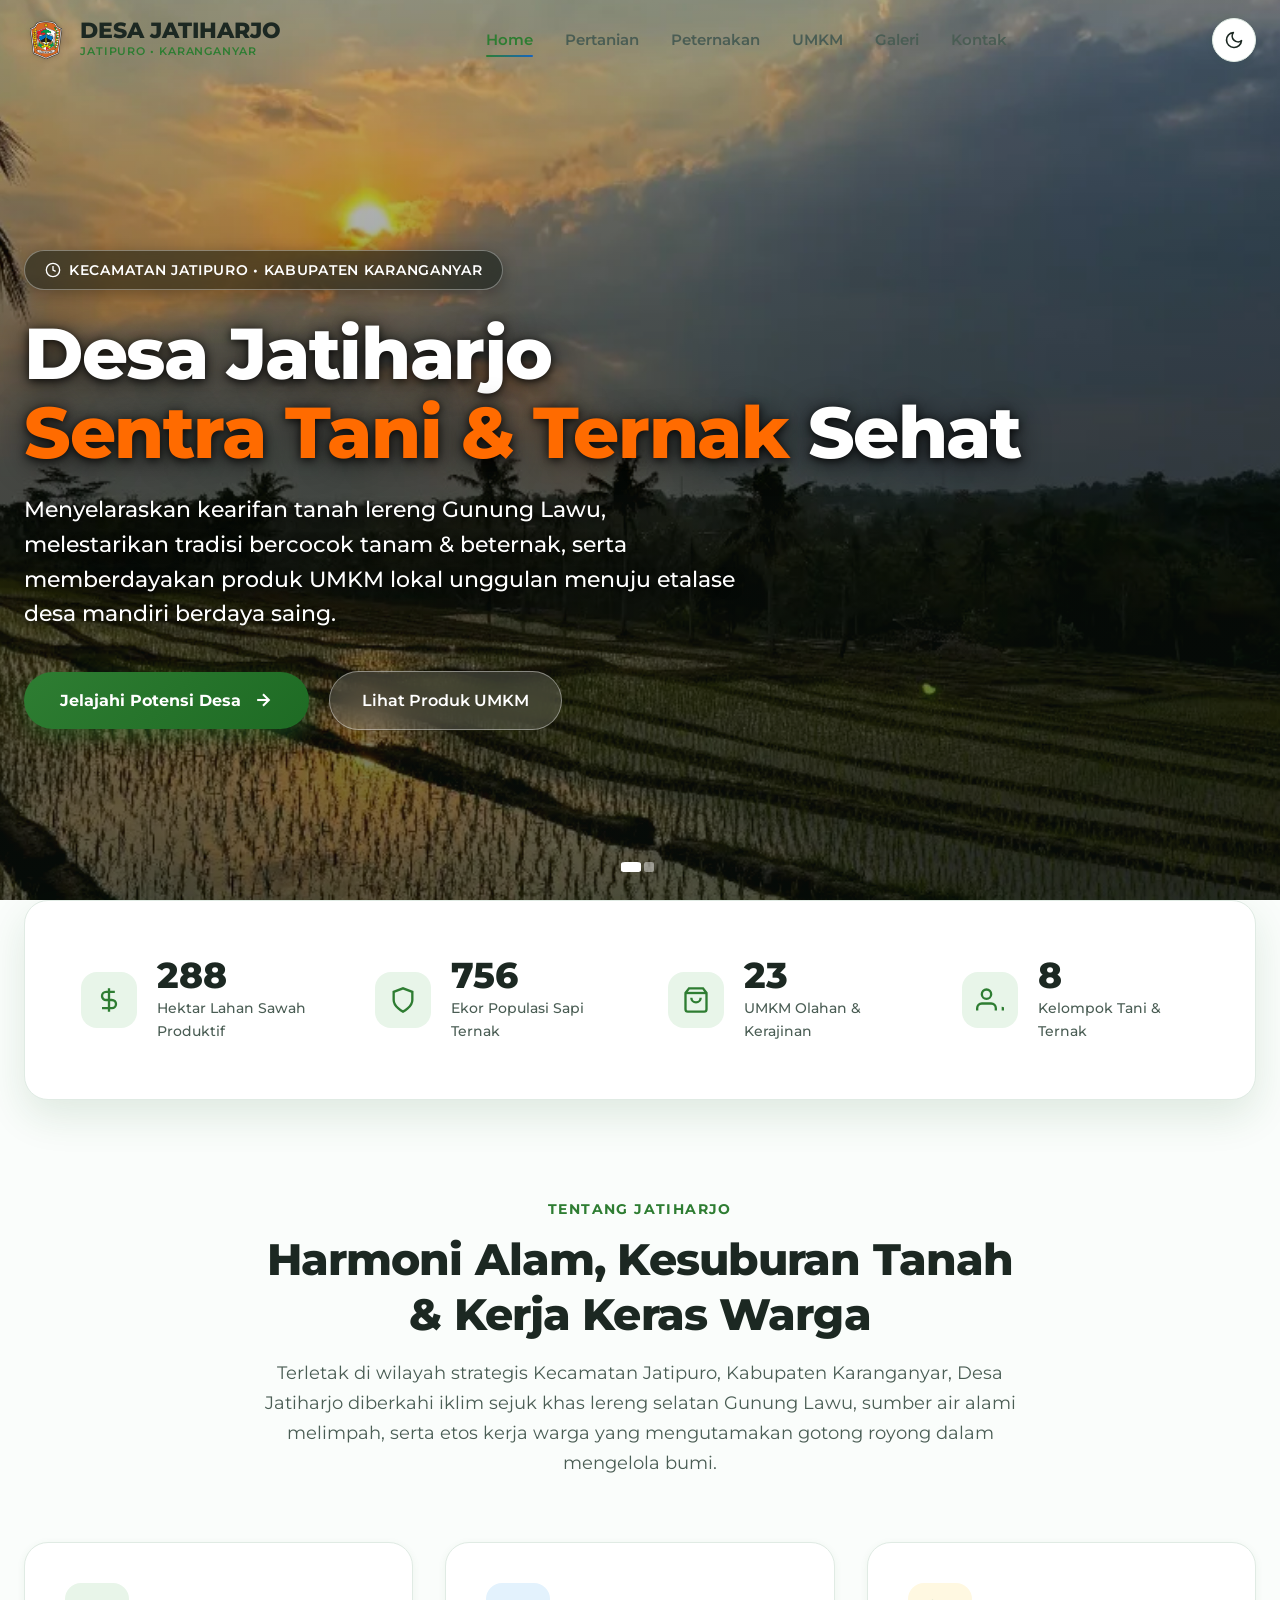
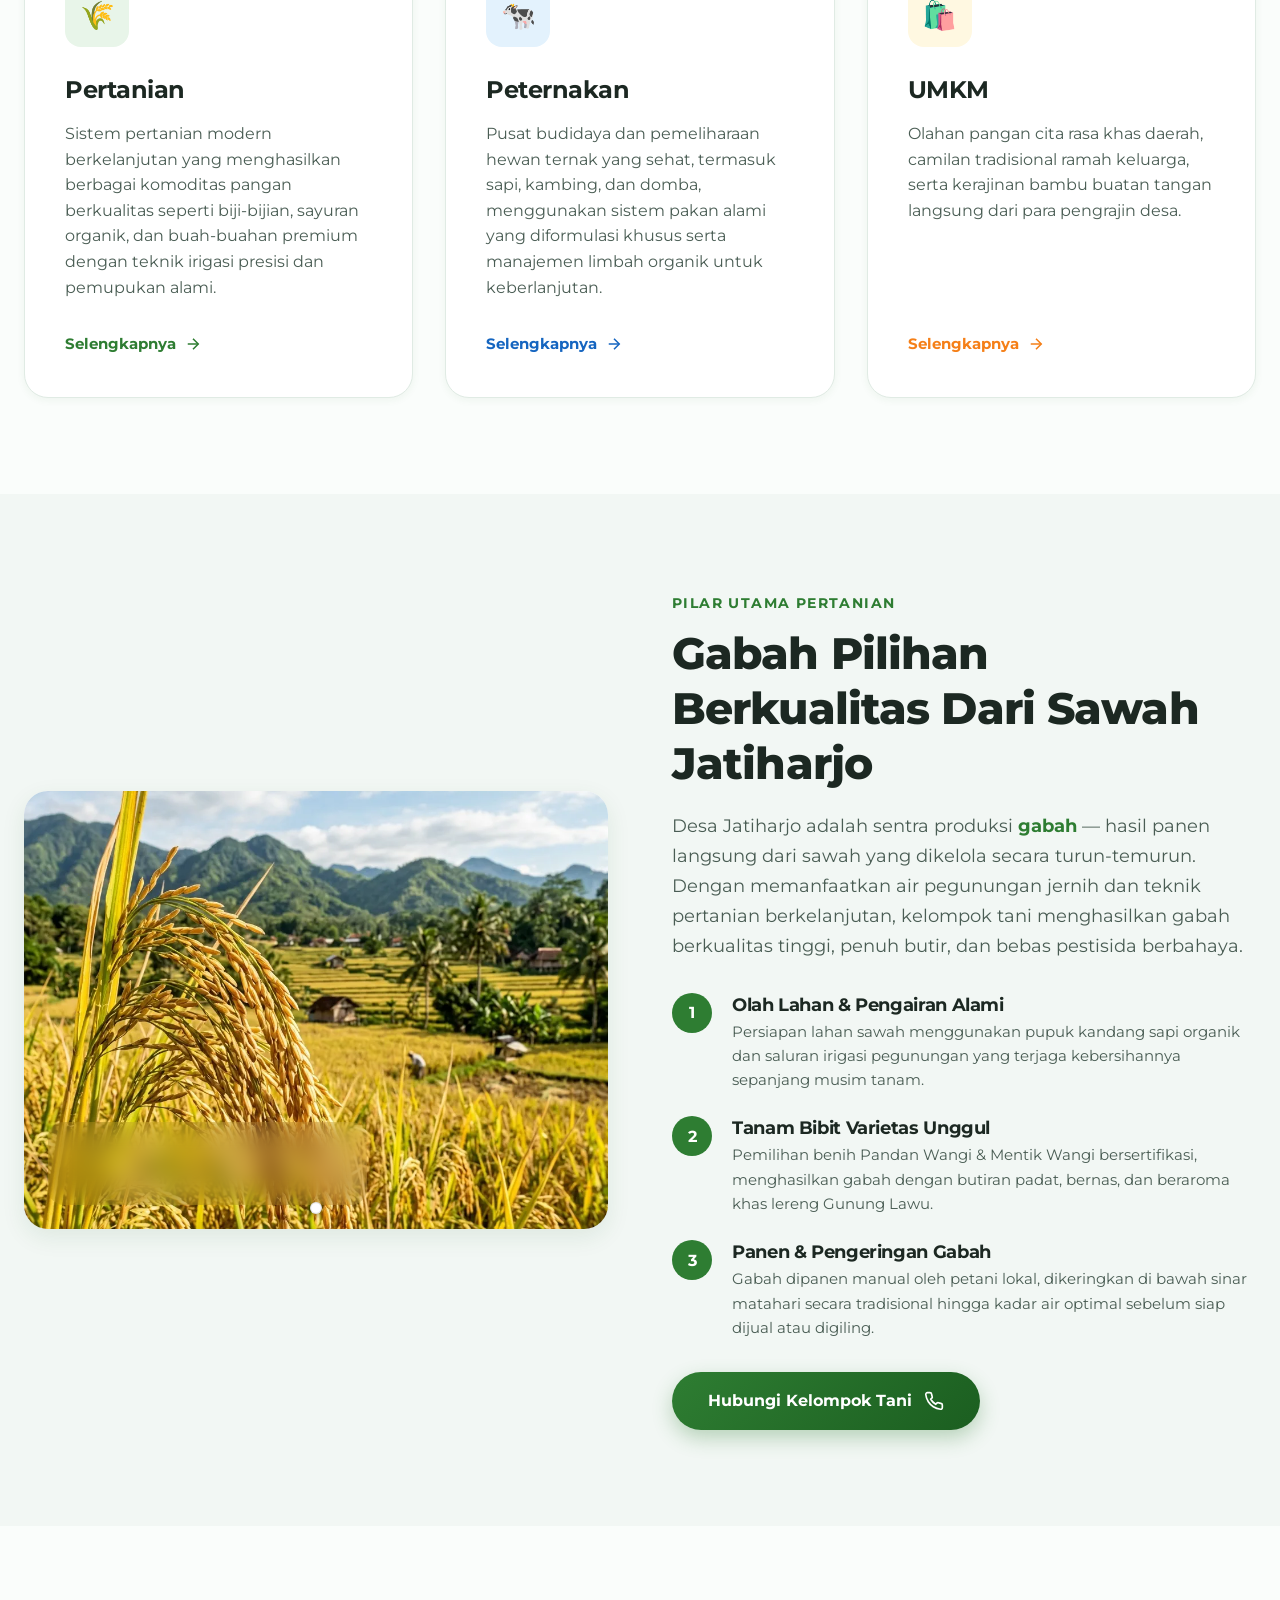
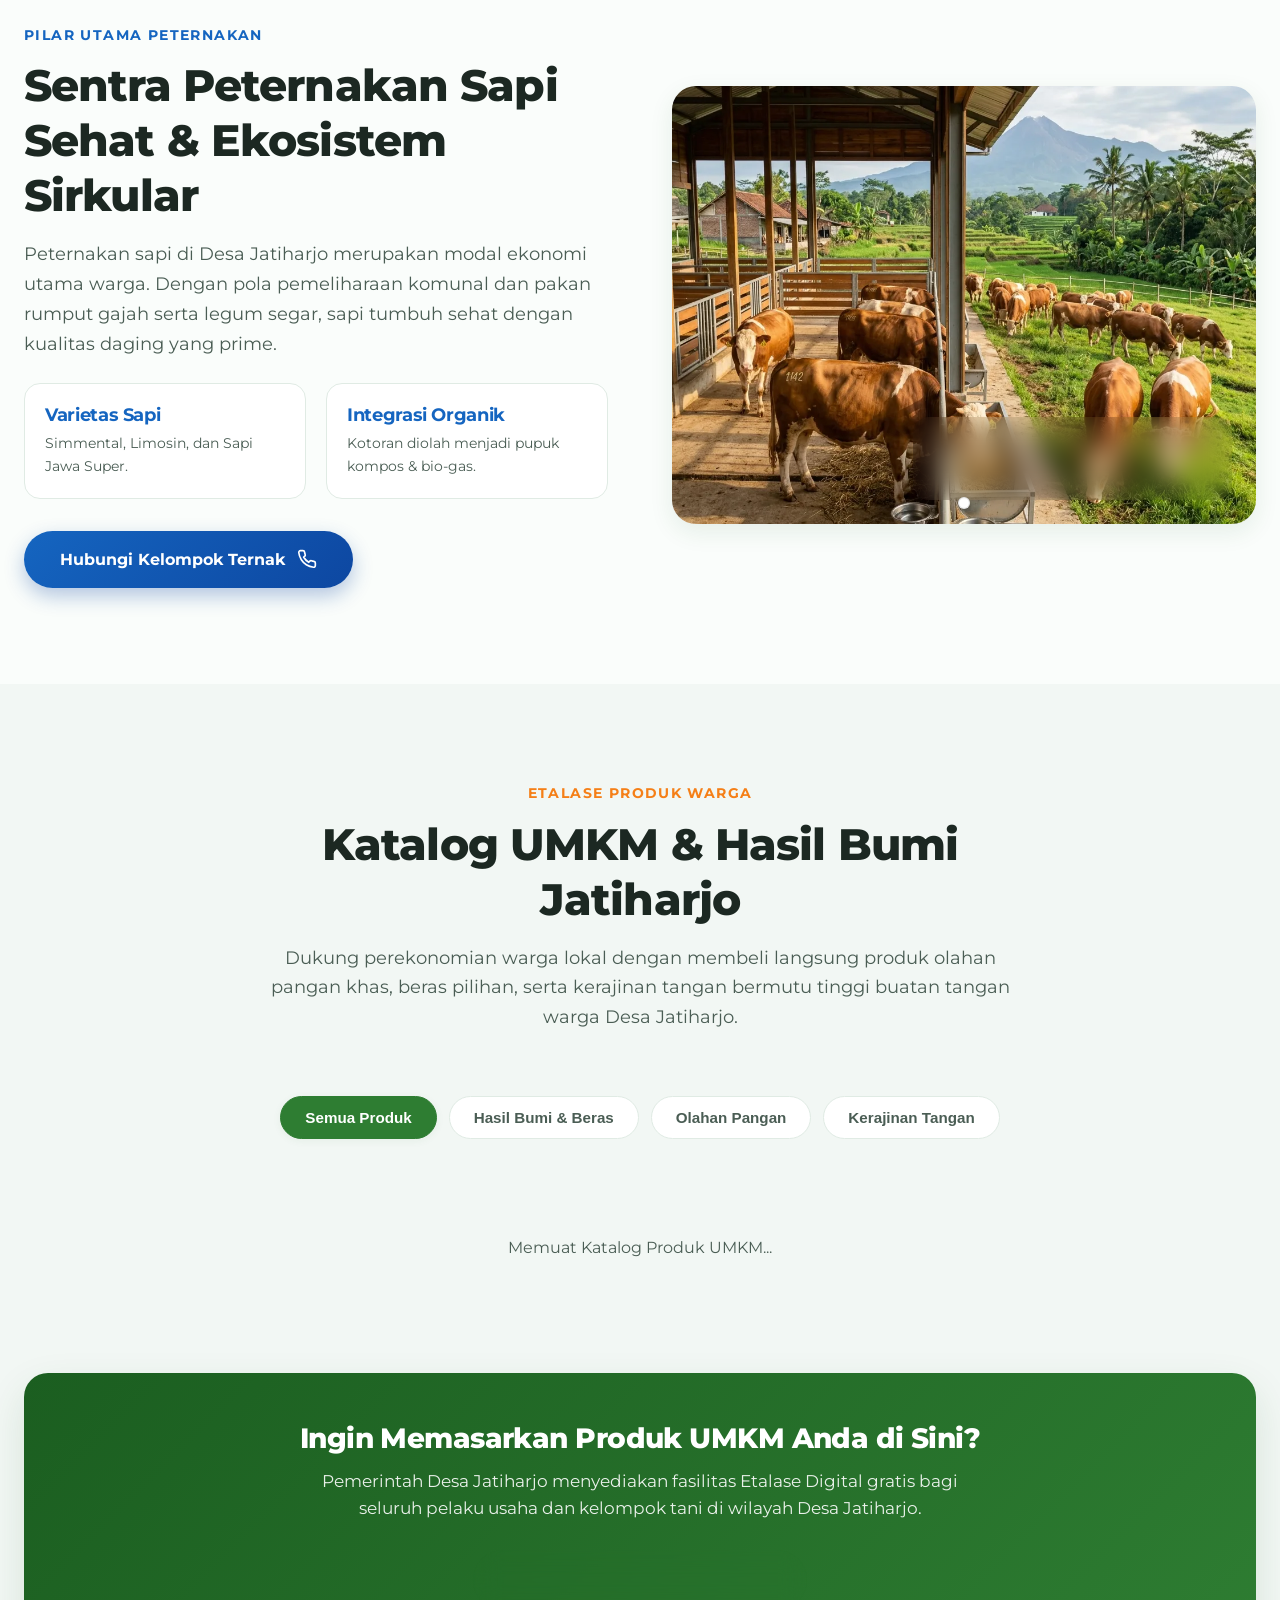
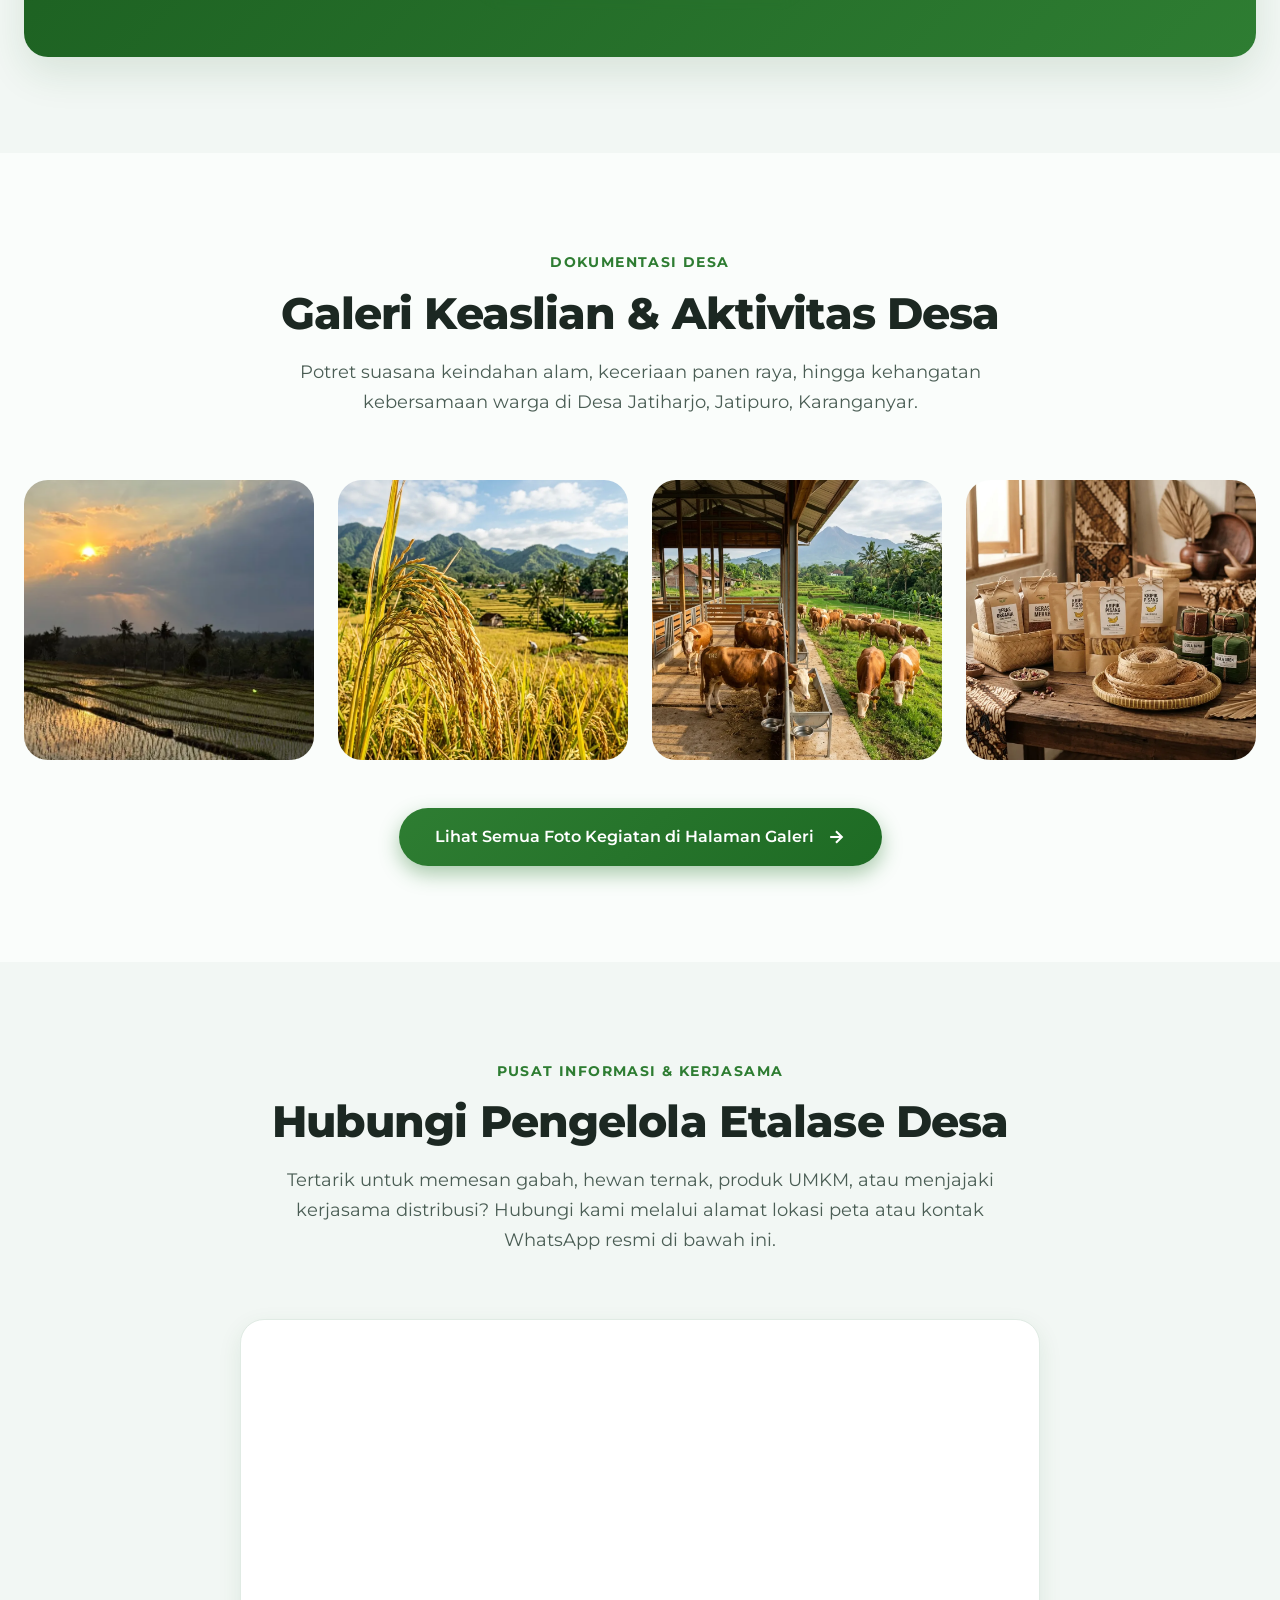
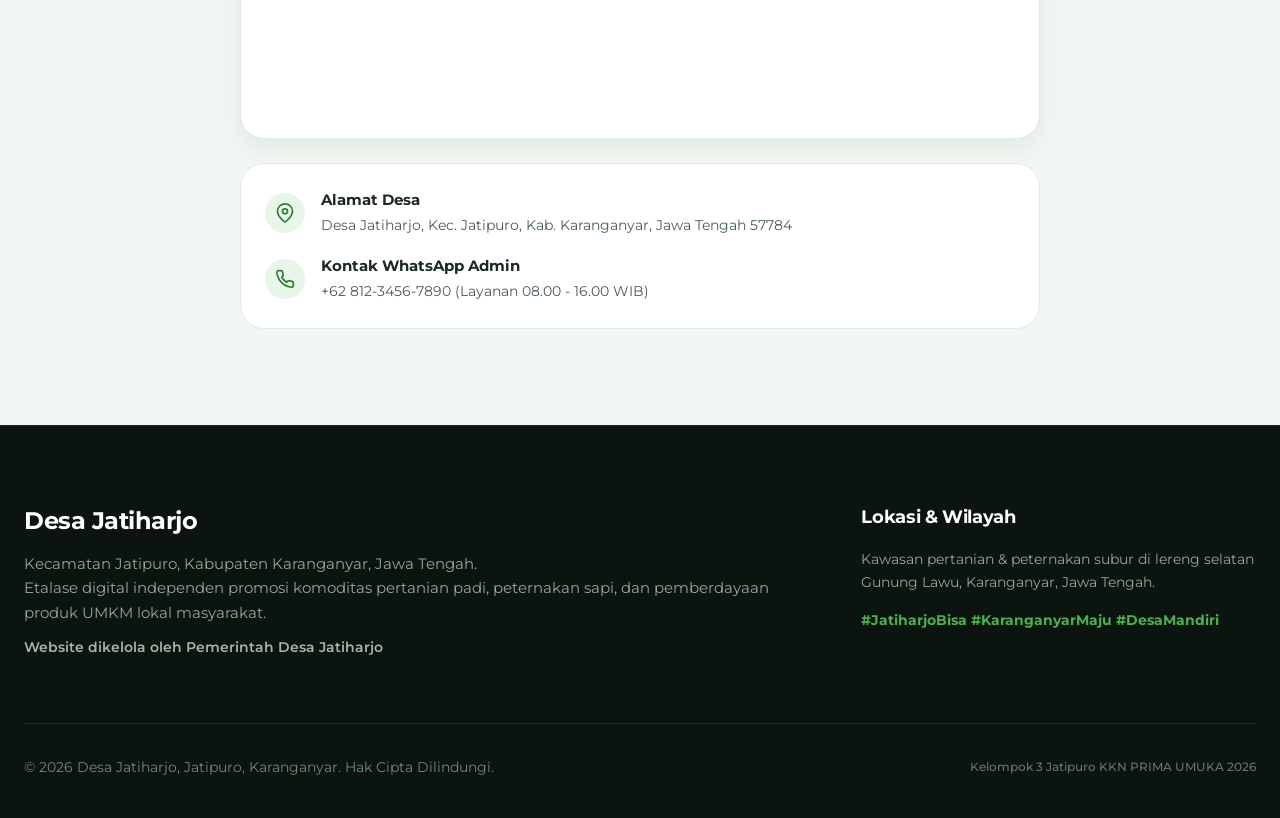
<file: index.html>
<!DOCTYPE html>
<html lang="id" data-theme="light">
<head>
  <meta charset="UTF-8">
  <meta name="viewport" content="width=device-width, initial-scale=1.0">
  <title>Desa Jatiharjo — Sentra Tani & Ternak Sehat Kaki Gunung Lawu</title>
  
  <!-- SEO Meta Tags -->
  <meta name="description" content="Website Resmi Branding & Etalase Digital Desa Jatiharjo, Kecamatan Jatipuro, Kabupaten Karanganyar, Jawa Tengah. Menampilkan potensi pertanian padi, peternakan sapi, dan UMKM lokal unggulan.">
  <meta name="keywords" content="Desa Jatiharjo, Jatipuro, Karanganyar, Padi, Beras Organik, Sapi Simmental, Peternakan Sapi, UMKM Karanganyar, Hasil Bumi Jawa Tengah">
  <meta name="author" content="Tim Branding Desa Jatiharjo">
  
  <!-- Preload LCP Hero Image -->
  <link rel="preload" as="image" href="assets/images/hero.webp" fetchpriority="high">

  <!-- Google Fonts - Montserrat (All Weights) -->
  <link rel="preconnect" href="https://fonts.googleapis.com">
  <link rel="preconnect" href="https://fonts.gstatic.com" crossorigin>
  <link href="https://fonts.googleapis.com/css2?family=Montserrat:ital,wght@0,300;0,400;0,500;0,600;0,700;0,800;0,900;1,400;1,600&display=swap" rel="stylesheet" fetchpriority="high">
  
  <!-- Preconnect to Supabase -->
  <link rel="preconnect" href="https://enyfkkhyejegsyjtqywj.supabase.co" crossorigin>

  <!-- Stylesheet -->
  <link rel="stylesheet" href="styles.css?v=20261005d">
</head>
<body>

  <!-- ==================== NAVBAR ==================== -->
  <header class="navbar" id="navbar">
    <div class="container-custom navbar-container">
      <a href="#home" class="brand-logo" aria-label="Beranda Desa Jatiharjo">
        <div class="brand-icon brand-icon-logo">
          <!-- Logo Kabupaten Karanganyar -->
          <img src="assets/images/logo-karanganyar.webp" alt="Logo Karanganyar" style="width:38px; height:38px; object-fit:contain; mix-blend-mode:multiply; filter:drop-shadow(0 1px 2px rgba(0,0,0,0.15));" class="logo-karanganyar-img">
        </div>
        <div>
          <span style="display:block; line-height:1.1;">DESA JATIHARJO</span>
          <span style="font-size:0.7rem; font-weight:600; color:var(--primary-green); letter-spacing:0.08em; display:block;">JATIPURO • KARANGANYAR</span>
        </div>
      </a>

      <!-- Desktop Navigation Menu -->
      <ul class="nav-menu" role="navigation">
        <li><a href="#home" class="nav-link active">Home</a></li>
        <li><a href="#pertanian" class="nav-link">Pertanian</a></li>
        <li><a href="#peternakan" class="nav-link">Peternakan</a></li>
        <li><a href="#umkm" class="nav-link">UMKM</a></li>
        <li><a href="galeri.html" class="nav-link">Galeri</a></li>
        <li><a href="#kontak" class="nav-link">Kontak</a></li>
      </ul>

      <div style="display:flex; align-items:center; gap:1rem;">
        <!-- Dark Mode Toggle Button -->
        <button id="theme-toggle" class="theme-toggle-btn" aria-label="Ganti Mode Gelap / Terang">
          <svg id="moon-icon" width="20" height="20" viewBox="0 0 24 24" fill="none" stroke="currentColor" stroke-width="2" stroke-linecap="round" stroke-linejoin="round"><path d="M21 12.79A9 9 0 1 1 11.21 3 7 7 0 0 0 21 12.79z"></path></svg>
          <svg id="sun-icon" width="20" height="20" viewBox="0 0 24 24" fill="none" stroke="currentColor" stroke-width="2" stroke-linecap="round" stroke-linejoin="round" style="display:none;"><circle cx="12" cy="12" r="5"></circle><line x1="12" y1="1" x2="12" y2="3"></line><line x1="12" y1="21" x2="12" y2="23"></line><line x1="4.22" y1="4.22" x2="5.64" y2="5.64"></line><line x1="18.36" y1="18.36" x2="19.78" y2="19.78"></line><line x1="1" y1="12" x2="3" y2="12"></line><line x1="21" y1="12" x2="23" y2="12"></line><line x1="4.22" y1="19.78" x2="5.64" y2="18.36"></line><line x1="18.36" y1="5.64" x2="19.78" y2="4.22"></line></svg>
        </button>

        <!-- Mobile Hamburger Button -->
        <button id="hamburger-btn" class="hamburger-btn" aria-label="Buka Menu Mobile">
          <svg width="28" height="28" viewBox="0 0 24 24" fill="none" stroke="currentColor" stroke-width="2"><line x1="3" y1="12" x2="21" y2="12"></line><line x1="3" y1="6" x2="21" y2="6"></line><line x1="3" y1="18" x2="21" y2="18"></line></svg>
        </button>
      </div>
    </div>
  </header>

  <!-- Mobile Menu Dropdown -->
  <div id="mobile-menu" class="mobile-menu">
    <a href="#home" class="mobile-nav-link nav-link">Home</a>
    <a href="#pertanian" class="mobile-nav-link nav-link">Pertanian Padi</a>
    <a href="#peternakan" class="mobile-nav-link nav-link">Peternakan Sapi</a>
    <a href="#umkm" class="mobile-nav-link nav-link">UMKM Lokal</a>
    <a href="galeri.html" class="mobile-nav-link nav-link">Galeri Desa</a>
    <a href="#kontak" class="mobile-nav-link nav-link">Kontak & Lokasi</a>
  </div>


  <!-- ==================== HERO SECTION ==================== -->
  <section id="home" class="hero-section">
    <!-- HERO CAROUSEL (update: multi-foto, dikelola dari admin) -->
    <div class="hero-carousel" id="hero-carousel">
      <div class="hero-carousel-slide active">
        <img src="assets/images/hero.webp" alt="Hamparan Sawah Desa Jatiharjo Jatipuro Karanganyar" class="hero-bg-img" fetchpriority="high">
      </div>
    </div>
    <div class="hero-overlay"></div>

    <!-- Carousel Indicator Dots -->
    <div class="hero-carousel-dots" id="hero-dots" style="display:none;"></div>

    <div class="container-custom hero-content">
      <div class="hero-badge">
        <svg width="16" height="16" viewBox="0 0 24 24" fill="none" stroke="currentColor" stroke-width="2"><circle cx="12" cy="12" r="10"></circle><polyline points="12 6 12 12 16 14"></polyline></svg>
        Kecamatan Jatipuro • Kabupaten Karanganyar
      </div>
      <h1 class="hero-title">
        Desa Jatiharjo<br>
        <span class="text-orange-bright">Sentra Tani &amp; Ternak</span> Sehat
      </h1>
      <p class="hero-subtitle">
        Menyelaraskan kearifan tanah lereng Gunung Lawu, melestarikan tradisi bercocok tanam & beternak, serta memberdayakan produk UMKM lokal unggulan menuju etalase desa mandiri berdaya saing.
      </p>

      <div class="hero-cta-group">
        <a href="#pertanian" class="btn-primary">
          Jelajahi Potensi Desa
          <svg width="20" height="20" viewBox="0 0 24 24" fill="none" stroke="currentColor" stroke-width="2.5"><line x1="5" y1="12" x2="19" y2="12"></line><polyline points="12 5 19 12 12 19"></polyline></svg>
        </a>
        <a href="#umkm" class="btn-secondary">
          Lihat Produk UMKM
        </a>
      </div>
    </div>
  </section>


  <!-- ==================== KEY STATS STRIP ==================== -->
  <div class="container-custom stats-strip">
    <div class="stats-card-grid">
      <div class="stat-item">
        <div class="stat-icon-wrapper">
          <!-- Rice plant icon -->
          <svg width="28" height="28" viewBox="0 0 24 24" fill="none" stroke="currentColor" stroke-width="2"><path d="M12 2v20M17 5H9.5a3.5 3.5 0 0 0 0 7h5a3.5 3.5 0 0 1 0 7H6"></path></svg>
        </div>
        <div>
          <div class="stat-number" id="stat-sawah-val" data-target="450">0</div>
          <div class="stat-label" id="stat-sawah-label">Hektar Lahan Sawah Produktif</div>
        </div>
      </div>

      <div class="stat-item">
        <div class="stat-icon-wrapper">
          <!-- Cattle icon -->
          <svg width="28" height="28" viewBox="0 0 24 24" fill="none" stroke="currentColor" stroke-width="2"><path d="M12 22s8-4 8-10V5l-8-3-8 3v7c0 6 8 10 8 10z"></path></svg>
        </div>
        <div>
          <div class="stat-number" id="stat-sapi-val" data-target="1200">0</div>
          <div class="stat-label" id="stat-sapi-label">Ekor Populasi Sapi Ternak</div>
        </div>
      </div>

      <div class="stat-item">
        <div class="stat-icon-wrapper">
          <!-- Shopping bag icon -->
          <svg width="28" height="28" viewBox="0 0 24 24" fill="none" stroke="currentColor" stroke-width="2"><path d="M6 2L3 6v14a2 2 0 0 0 2 2h14a2 2 0 0 0 2-2V6l-3-4z"></path><line x1="3" y1="6" x2="21" y2="6"></line><path d="M16 10a4 4 0 0 1-8 0"></path></svg>
        </div>
        <div>
          <div class="stat-number" id="stat-umkm-val" data-target="35">0</div>
          <div class="stat-label" id="stat-umkm-label">UMKM Olahan & Kerajinan</div>
        </div>
      </div>

      <div class="stat-item">
        <div class="stat-icon-wrapper">
          <!-- Users group icon -->
          <svg width="28" height="28" viewBox="0 0 24 24" fill="none" stroke="currentColor" stroke-width="2"><path d="M17 21v-2a4 4 0 0 0-4-4H5a4 4 0 0 0-4 4v2"></path><circle cx="9" cy="7" r="4"></circle><path d="M23 21v-2a4 4 0 0 1 0 7.75"></path></svg>
        </div>
        <div>
          <div class="stat-number" id="stat-poktan-val" data-target="12">0</div>
          <div class="stat-label" id="stat-poktan-label">Kelompok Tani & Ternak</div>
        </div>
      </div>
    </div>
  </div>


  <!-- ==================== ABOUT & STORYTELLING ==================== -->
  <section class="section-padding reveal">
    <div class="container-custom">
      <div class="section-header">
        <span class="section-subtitle">Tentang Jatiharjo</span>
        <h2 class="section-title">Harmoni Alam, Kesuburan Tanah & Kerja Keras Warga</h2>
        <p class="section-description">
          Terletak di wilayah strategis Kecamatan Jatipuro, Kabupaten Karanganyar, Desa Jatiharjo diberkahi iklim sejuk khas lereng selatan Gunung Lawu, sumber air alami melimpah, serta etos kerja warga yang mengutamakan gotong royong dalam mengelola bumi.
        </p>
      </div>

      <div class="pillar-grid">
        <!-- Pillar 1: Pertanian -->
        <div class="pillar-card green">
          <div class="pillar-icon">🌾</div>
          <h3 class="pillar-title">Pertanian</h3>
          <p class="pillar-text">
            Sistem pertanian modern berkelanjutan yang menghasilkan berbagai komoditas pangan berkualitas seperti biji-bijian, sayuran organik, dan buah-buahan premium dengan teknik irigasi presisi dan pemupukan alami.
          </p>
          <a href="#pertanian" class="pillar-link">
            Selengkapnya 
            <svg width="18" height="18" viewBox="0 0 24 24" fill="none" stroke="currentColor" stroke-width="2"><line x1="5" y1="12" x2="19" y2="12"></line><polyline points="12 5 19 12 12 19"></polyline></svg>
          </a>
        </div>

        <!-- Pillar 2: Peternakan -->
        <div class="pillar-card blue">
          <div class="pillar-icon">🐄</div>
          <h3 class="pillar-title">Peternakan</h3>
          <p class="pillar-text">
            Pusat budidaya dan pemeliharaan hewan ternak yang sehat, termasuk sapi, kambing, dan domba, menggunakan sistem pakan alami yang diformulasi khusus serta manajemen limbah organik untuk keberlanjutan.
          </p>
          <a href="#peternakan" class="pillar-link" style="color:var(--primary-blue);">
            Selengkapnya 
            <svg width="18" height="18" viewBox="0 0 24 24" fill="none" stroke="currentColor" stroke-width="2"><line x1="5" y1="12" x2="19" y2="12"></line><polyline points="12 5 19 12 12 19"></polyline></svg>
          </a>
        </div>

        <!-- Pillar 3: UMKM -->
        <div class="pillar-card gold">
          <div class="pillar-icon">🛍️</div>
          <h3 class="pillar-title">UMKM</h3>
          <p class="pillar-text">
            Olahan pangan cita rasa khas daerah, camilan tradisional ramah keluarga, serta kerajinan bambu buatan tangan langsung dari para pengrajin desa.
          </p>
          <a href="#umkm" class="pillar-link" style="color:var(--accent-gold);">
            Selengkapnya 
            <svg width="18" height="18" viewBox="0 0 24 24" fill="none" stroke="currentColor" stroke-width="2"><line x1="5" y1="12" x2="19" y2="12"></line><polyline points="12 5 19 12 12 19"></polyline></svg>
          </a>
        </div>
      </div>
    </div>
  </section>


  <!-- ==================== PERTANIAN SECTION ==================== -->
  <section id="pertanian" class="section-padding reveal" style="background:var(--bg-alt);">
    <div class="container-custom">
      <div class="feature-split">
        <div class="feature-img-box carousel-wrapper" id="pertanian-carousel">
          <div class="carousel-container" id="pertanian-carousel-container">
            <div class="carousel-slide">
              <img src="assets/images/pertanian.webp" alt="Petani Memanen Gabah Desa Jatiharjo" loading="lazy">
            </div>
          </div>
          <div class="carousel-dots" id="pertanian-carousel-dots">
            <div class="carousel-dot active"></div>
          </div>
          <div class="feature-badge-floating">
            <div id="pertanian-badge-title" style="font-size:0.8rem; font-weight:700; color:var(--primary-green);">PANEN GABAH BERKALA</div>
            <div id="pertanian-badge-desc" style="font-size:1.1rem; font-weight:800;">3 Kali Musim Tanam / Tahun</div>
          </div>
        </div>

        <div>
          <span class="section-subtitle">Pilar Utama Pertanian</span>
          <h2 id="pertanian-title" class="section-title" style="margin-bottom:1.25rem;">Gabah Pilihan Berkualitas Dari Sawah Jatiharjo</h2>
          <p id="pertanian-desc" class="section-description" style="margin-bottom:2rem;">
            Desa Jatiharjo adalah sentra produksi <strong style="color:var(--primary-green);">gabah</strong> — hasil panen langsung dari sawah yang dikelola secara turun-temurun. Dengan memanfaatkan air pegunungan jernih dan teknik pertanian berkelanjutan, kelompok tani menghasilkan gabah berkualitas tinggi, penuh butir, dan bebas pestisida berbahaya.
          </p>

          <div class="timeline-list">
            <div class="timeline-item">
              <div class="timeline-step">1</div>
              <div class="timeline-content">
                <h4 id="pertanian-step1-title">Olah Lahan &amp; Pengairan Alami</h4>
                <p id="pertanian-step1-desc">Persiapan lahan sawah menggunakan pupuk kandang sapi organik dan saluran irigasi pegunungan yang terjaga kebersihannya sepanjang musim tanam.</p>
              </div>
            </div>

            <div class="timeline-item">
              <div class="timeline-step">2</div>
              <div class="timeline-content">
                <h4 id="pertanian-step2-title">Tanam Bibit Varietas Unggul</h4>
                <p id="pertanian-step2-desc">Pemilihan benih Pandan Wangi &amp; Mentik Wangi bersertifikasi, menghasilkan gabah dengan butiran padat, bernas, dan beraroma khas lereng Gunung Lawu.</p>
              </div>
            </div>

            <div class="timeline-item">
              <div class="timeline-step">3</div>
              <div class="timeline-content">
                <h4 id="pertanian-step3-title">Panen &amp; Pengeringan Gabah</h4>
                <p id="pertanian-step3-desc">Gabah dipanen manual oleh petani lokal, dikeringkan di bawah sinar matahari secara tradisional hingga kadar air optimal sebelum siap dijual atau digiling.</p>
              </div>
            </div>
          </div>

          <div style="margin-top:2rem;">
            <a id="btn-wa-tani" href="https://wa.me/6281234567890?text=Halo%20Pengelola%20Kelompok%20Tani%20Desa%20Jatiharjo,%20saya%20ingin%20tanya%20mengenai%20potensi%20gabah/beras." target="_blank" rel="noopener" class="btn-primary" style="background:linear-gradient(135deg, var(--primary-green), var(--primary-green-dark)); box-shadow:0 8px 20px rgba(46, 125, 50, 0.3);">
              Hubungi Kelompok Tani
              <svg width="20" height="20" viewBox="0 0 24 24" fill="none" stroke="currentColor" stroke-width="2"><path d="M22 16.92v3a2 2 0 0 1-2.18 2 19.79 19.79 0 0 1-8.63-3.07 19.5 19.5 0 0 1-6-6 19.79 19.79 0 0 1-3.07-8.67A2 2 0 0 1 4.11 2h3a2 2 0 0 1 2 1.72 12.84 12.84 0 0 0 .7 2.81 2 2 0 0 1-.45 2.11L8.09 9.91a16 16 0 0 0 6 6l1.27-1.27a2 2 0 0 1 2.11-.45 12.84 12.84 0 0 0 2.81.7A2 2 0 0 1 22 16.92z"></path></svg>
            </a>
          </div>
        </div>
      </div>
    </div>
  </section>


  <!-- ==================== PETERNAKAN SECTION ==================== -->
  <section id="peternakan" class="section-padding reveal">
    <div class="container-custom">
      <div class="feature-split feature-split-reverse" style="direction:ltr;">
        <div>
          <span class="section-subtitle" style="color:var(--primary-blue);">Pilar Utama Peternakan</span>
          <h2 id="peternakan-title" class="section-title">Sentra Peternakan Sapi Sehat & Ekosistem Sirkular</h2>
          <p id="peternakan-desc" class="section-description" style="margin-bottom:1.5rem;">
            Peternakan sapi di Desa Jatiharjo merupakan modal ekonomi utama warga. Dengan pola pemeliharaan komunal dan pakan rumput gajah serta legum segar, sapi tumbuh sehat dengan kualitas daging yang prime.
          </p>

          <div style="display:grid; grid-template-columns:1fr 1fr; gap:1.25rem; margin-bottom:2rem;">
            <div style="background:var(--bg-surface); padding:1.25rem; border-radius:var(--radius-md); border:1px solid var(--border-color);">
              <h4 id="peternakan-feat1-title" style="color:var(--primary-blue); font-size:1.1rem; margin-bottom:0.35rem;">Varietas Sapi</h4>
              <p id="peternakan-feat1-desc" style="font-size:0.9rem; color:var(--text-muted);">Simmental, Limosin, dan Sapi Jawa Super.</p>
            </div>
            <div style="background:var(--bg-surface); padding:1.25rem; border-radius:var(--radius-md); border:1px solid var(--border-color);">
              <h4 id="peternakan-feat2-title" style="color:var(--primary-blue); font-size:1.1rem; margin-bottom:0.35rem;">Integrasi Organik</h4>
              <p id="peternakan-feat2-desc" style="font-size:0.9rem; color:var(--text-muted);">Kotoran diolah menjadi pupuk kompos & bio-gas.</p>
            </div>
          </div>

          <a id="btn-wa-ternak" href="https://wa.me/6281234567890?text=Halo%20Pengelola%20Peternakan%20Desa%20Jatiharjo,%20saya%20ingin%20tanya%20mengenai%20potensi%20ternak%20sapi/pupuk." target="_blank" rel="noopener" class="btn-primary" style="background:linear-gradient(135deg, var(--primary-blue), var(--primary-blue-dark)); box-shadow:0 8px 20px rgba(13, 71, 161, 0.3);">
            Hubungi Kelompok Ternak
            <svg width="20" height="20" viewBox="0 0 24 24" fill="none" stroke="currentColor" stroke-width="2"><path d="M22 16.92v3a2 2 0 0 1-2.18 2 19.79 19.79 0 0 1-8.63-3.07 19.5 19.5 0 0 1-6-6 19.79 19.79 0 0 1-3.07-8.67A2 2 0 0 1 4.11 2h3a2 2 0 0 1 2 1.72 12.84 12.84 0 0 0 .7 2.81 2 2 0 0 1-.45 2.11L8.09 9.91a16 16 0 0 0 6 6l1.27-1.27a2 2 0 0 1 2.11-.45 12.84 12.84 0 0 0 2.81.7A2 2 0 0 1 22 16.92z"></path></svg>
          </a>
        </div>

        <div class="feature-img-box carousel-wrapper" id="peternakan-carousel">
          <div class="carousel-container" id="peternakan-carousel-container">
            <div class="carousel-slide">
              <img src="assets/images/peternakan.webp" alt="Peternakan Sapi Simmental Desa Jatiharjo" loading="lazy">
            </div>
          </div>
          <div class="carousel-dots" id="peternakan-carousel-dots">
            <div class="carousel-dot active"></div>
          </div>
          <div class="feature-badge-floating" style="bottom:1.5rem; left:auto; right:1.5rem;">
            <div id="peternakan-badge-title" style="font-size:0.8rem; font-weight:700; color:var(--primary-blue);">KUALITAS TERJAGA</div>
            <div id="peternakan-badge-desc" style="font-size:1.1rem; font-weight:800;">Pengawasan Dokter Hewan</div>
          </div>
        </div>
      </div>
    </div>
  </section>


  <!-- ==================== UMKM CATALOG SECTION ==================== -->
  <section id="umkm" class="section-padding reveal" style="background:var(--bg-alt);">
    <div class="container-custom">
      <div class="section-header">
        <span class="section-subtitle" style="color:var(--accent-gold);">Etalase Produk Warga</span>
        <h2 class="section-title">Katalog UMKM & Hasil Bumi Jatiharjo</h2>
        <p class="section-description">
          Dukung perekonomian warga lokal dengan membeli langsung produk olahan pangan khas, beras pilihan, serta kerajinan tangan bermutu tinggi buatan tangan warga Desa Jatiharjo.
        </p>
      </div>

      <!-- Filter Tabs -->
      <div class="filter-tab-group">
        <button class="filter-btn active" data-filter="all">Semua Produk</button>
        <button class="filter-btn" data-filter="hasil-bumi">Hasil Bumi & Beras</button>
        <button class="filter-btn" data-filter="makanan">Olahan Pangan</button>
        <button class="filter-btn" data-filter="kerajinan">Kerajinan Tangan</button>
      </div>

      <!-- UMKM Cards Grid -->
      <div class="umkm-grid" id="umkm-grid-container">
        
        <!-- Skeleton Loader (Mencegah blocking LCP dan menghemat bandwidth 3MB) -->
        <div style="grid-column: 1 / -1; text-align: center; padding: 3rem; color: var(--text-muted);">
          Memuat Katalog Produk UMKM...
        </div>

      </div>

      <!-- Banner Promo UMKM Registration -->
      <div style="margin-top:4rem; background:linear-gradient(135deg, var(--primary-green-dark), var(--primary-green)); border-radius:var(--radius-lg); padding:3rem 2rem; color:#FFFFFF; text-align:center; box-shadow:var(--shadow-lg);">
        <h3 style="font-size:1.75rem; font-weight:800; margin-bottom:0.75rem; color:#FFFFFF;">Ingin Memasarkan Produk UMKM Anda di Sini?</h3>
        <p style="font-size:1.05rem; max-width:640px; margin:0 auto 1.75rem auto; color:rgba(255,255,255,0.9);">
          Pemerintah Desa Jatiharjo menyediakan fasilitas Etalase Digital gratis bagi seluruh pelaku usaha dan kelompok tani di wilayah Desa Jatiharjo.
        </p>
        <a id="btn-wa-daftar-umkm" href="https://wa.me/6281234567890?text=Halo%20Admin%20Desa%20Jatiharjo,%20saya%20warga%20Jatiharjo%20ingin%20mendaftarkan%20produk%20UMKM%20ke%20website." target="_blank" rel="noopener" class="btn-secondary" style="background:#FFFFFF; color:var(--primary-green-dark); font-weight:800;">
          Daftarkan Produk UMKM Gratis
        </a>
      </div>
    </div>
  </section>


  <!-- ==================== GALLERY SECTION ==================== -->
  <section id="galeri" class="section-padding reveal">
    <div class="container-custom">
      <div class="section-header">
        <span class="section-subtitle">Dokumentasi Desa</span>
        <h2 class="section-title">Galeri Keaslian & Aktivitas Desa</h2>
        <p class="section-description">
          Potret suasana keindahan alam, keceriaan panen raya, hingga kehangatan kebersamaan warga di Desa Jatiharjo, Jatipuro, Karanganyar.
        </p>
      </div>

      <div class="gallery-grid" id="home-gallery-grid">
        <div class="gallery-item">
          <!-- ganti dengan foto asli desa -->
          <img src="assets/images/hero.webp" alt="Sawah Terasering Jatipuro" loading="lazy">
          <div class="gallery-overlay">
            <h4 style="font-size:1.1rem; font-weight:700; color:#fff;">Sawah Terasering Pagi Hari</h4>
            <p style="font-size:0.85rem; color:rgba(255,255,255,0.8);">Pemandangan hijau segar lereng Lawu</p>
          </div>
        </div>

        <div class="gallery-item">
          <!-- foto petani desa -->
          <img src="assets/images/pertanian.webp" alt="Petani Memanen Gabah Jatiharjo" loading="lazy">
          <div class="gallery-overlay">
            <h4 style="font-size:1.1rem; font-weight:700; color:#fff;">Kegiatan Panen Raya Padi</h4>
            <p style="font-size:0.85rem; color:rgba(255,255,255,0.8);">Gotong royong warga memanen gabah</p>
          </div>
        </div>

        <div class="gallery-item">
          <!-- ganti dengan foto asli desa -->
          <img src="assets/images/peternakan.webp" alt="Peternakan Sapi Sehat" loading="lazy">
          <div class="gallery-overlay">
            <h4 style="font-size:1.1rem; font-weight:700; color:#fff;">Kandang Sapi Komunal</h4>
            <p style="font-size:0.85rem; color:rgba(255,255,255,0.8);">Pemeliharaan sapi Simmental unggul</p>
          </div>
        </div>

        <div class="gallery-item">
          <!-- ganti dengan foto asli desa -->
          <img src="assets/images/umkm.webp" alt="Produk UMKM Jatiharjo" loading="lazy">
          <div class="gallery-overlay">
            <h4 style="font-size:1.1rem; font-weight:700; color:#fff;">Hasil Bumi & Produk UMKM</h4>
            <p style="font-size:0.85rem; color:rgba(255,255,255,0.8);">Produk olahan warga bernilai tambah</p>
          </div>
        </div>
      </div>

      <div style="text-align:center; margin-top:3rem;">
        <a href="galeri.html" class="btn-primary" style="font-weight:600;">
          Lihat Semua Foto Kegiatan di Halaman Galeri
          <svg width="20" height="20" viewBox="0 0 24 24" fill="none" stroke="currentColor" stroke-width="2.5"><line x1="5" y1="12" x2="19" y2="12"></line><polyline points="12 5 19 12 12 19"></polyline></svg>
        </a>
      </div>
    </div>
  </section>


  <!-- ==================== KONTAK & LOKASI SECTION ==================== -->
  <section id="kontak" class="section-padding reveal" style="background:var(--bg-alt);">
    <div class="container-custom">
      <div class="section-header">
        <span class="section-subtitle">Pusat Informasi & Kerjasama</span>
        <h2 class="section-title">Hubungi Pengelola Etalase Desa</h2>
        <p class="section-description">
          Tertarik untuk memesan gabah, hewan ternak, produk UMKM, atau menjajaki kerjasama distribusi? Hubungi kami melalui alamat lokasi peta atau kontak WhatsApp resmi di bawah ini.
        </p>
      </div>

      <div style="max-width: 800px; margin: 0 auto; display:flex; flex-direction:column; gap:1.5rem;">
        <!-- Location Map & Info -->
        <div style="display:flex; flex-direction:column; gap:1.5rem;">
          <div class="map-container">
            <!-- Google Maps Embed for Jatiharjo Jatipuro Karanganyar -->
            <iframe title="Peta Lokasi Desa Jatiharjo Jatipuro Karanganyar" src="https://www.google.com/maps/embed?pb=!1m18!1m12!1m3!1d15814.070081827446!2d111.0092907!3d-7.7367074!2m3!1f0!2f0!3f0!3m2!1i1024!2i768!4f13.1!3m3!1m2!1s0x2e7a2669849cb90b%3A0x5027a76e356bfb0!2sJatiharjo%2C%20Kec.%20Jatipuro%2C%20Kabupaten%20Karanganyar%2C%20Jawa%20Tengah!5e0!3m2!1sid!2sid!4v1700000000000!5m2!1sid!2sid" allowfullscreen="" loading="lazy" referrerpolicy="no-referrer-when-downgrade"></iframe>
          </div>

          <div style="background:var(--bg-surface); padding:1.5rem; border-radius:var(--radius-lg); border:1px solid var(--border-color); display:flex; flex-direction:column; gap:1rem;">
            <div style="display:flex; align-items:center; gap:1rem;">
              <div style="width:40px; height:40px; border-radius:var(--radius-full); background:var(--primary-green-subtle); color:var(--primary-green); display:flex; align-items:center; justify-content:center; flex-shrink:0;">
                <svg width="20" height="20" viewBox="0 0 24 24" fill="none" stroke="currentColor" stroke-width="2"><path d="M21 10c0 7-9 13-9 13s-9-6-9-13a9 9 0 0 1 18 0z"></path><circle cx="12" cy="10" r="3"></circle></svg>
              </div>
              <div>
                <strong style="display:block; font-size:0.95rem;">Alamat Desa</strong>
                <span style="font-size:0.9rem; color:var(--text-muted);">Desa Jatiharjo, Kec. Jatipuro, Kab. Karanganyar, Jawa Tengah 57784</span>
              </div>
            </div>

            <div style="display:flex; align-items:center; gap:1rem;">
              <div style="width:40px; height:40px; border-radius:var(--radius-full); background:var(--primary-green-subtle); color:var(--primary-green); display:flex; align-items:center; justify-content:center; flex-shrink:0;">
                <svg width="20" height="20" viewBox="0 0 24 24" fill="none" stroke="currentColor" stroke-width="2"><path d="M22 16.92v3a2 2 0 0 1-2.18 2 19.79 19.79 0 0 1-8.63-3.07 19.5 19.5 0 0 1-6-6 19.79 19.79 0 0 1-3.07-8.67A2 2 0 0 1 4.11 2h3a2 2 0 0 1 2 1.72 12.84 12.84 0 0 0 .7 2.81 2 2 0 0 1-.45 2.11L8.09 9.91a16 16 0 0 0 6 6l1.27-1.27a2 2 0 0 1 2.11-.45 12.84 12.84 0 0 0 2.81.7A2 2 0 0 1 22 16.92z"></path></svg>
              </div>
              <div>
                <strong style="display:block; font-size:0.95rem;">Kontak WhatsApp Admin</strong>
                <span style="font-size:0.9rem; color:var(--text-muted);">+62 812-3456-7890 (Layanan 08.00 - 16.00 WIB)</span>
              </div>
            </div>
          </div>
        </div>
      </div>

      </div>
    </div>
  </section>


  <!-- ==================== FOOTER ==================== -->
  <footer class="site-footer">
    <div class="container-custom">
      <div class="footer-grid">
        <div class="footer-brand">
          <h3>Desa Jatiharjo</h3>
          <p>
            Kecamatan Jatipuro, Kabupaten Karanganyar, Jawa Tengah.<br>
            Etalase digital independen promosi komoditas pertanian padi, peternakan sapi, dan pemberdayaan produk UMKM lokal masyarakat.
          </p>
          <p style="font-size:0.85rem; color:#A3B8AC; margin-top:0.75rem; font-weight:600;">
            Website dikelola oleh Pemerintah Desa Jatiharjo
          </p>
        </div>

        <div>
          <h4 class="footer-title">Lokasi & Wilayah</h4>
          <p style="font-size:0.9rem; color:#94A89C; margin-bottom:1rem; line-height:1.6;">
            Kawasan pertanian & peternakan subur di lereng selatan Gunung Lawu, Karanganyar, Jawa Tengah.
          </p>
          <div style="font-size:0.85rem; color:#4CAF50; font-weight:700;">
            #JatiharjoBisa #KaranganyarMaju #DesaMandiri
          </div>
        </div>
      </div>

      <div class="footer-bottom">
        <div>
          © 2026 Desa Jatiharjo, Jatipuro, Karanganyar. Hak Cipta Dilindungi.
        </div>
        <div style="font-size:0.75rem; color:#708A7C; font-weight:500; opacity:0.85;">
          Kelompok 3 Jatipuro KKN PRIMA UMUKA 2026
        </div>
      </div>
    </div>
  </footer>


  <!-- ==================== GLOBAL MODAL CONTAINER ==================== -->
  <div id="modal-backdrop" class="modal-backdrop" onclick="if(event.target === this) closeModal()">
    <div class="modal-content-box">
      <button class="modal-close-btn" onclick="closeModal()" aria-label="Tutup Modal">
        <svg width="20" height="20" viewBox="0 0 24 24" fill="none" stroke="currentColor" stroke-width="2.5"><line x1="18" y1="6" x2="6" y2="18"></line><line x1="6" y1="6" x2="18" y2="18"></line></svg>
      </button>
      <div id="modal-body-content">
        <!-- Content inserted dynamically by script.js -->
      </div>
    </div>
  </div>


  <!-- ==================== BACK TO TOP BUTTON ==================== -->
  <button id="back-to-top" class="back-to-top" aria-label="Kembali ke atas">
    <svg width="24" height="24" viewBox="0 0 24 24" fill="none" stroke="currentColor" stroke-width="2.5"><line x1="12" y1="19" x2="12" y2="5"></line><polyline points="5 12 12 5 19 12"></polyline></svg>
  </button>


  <!-- Scripts -->
  <script src="script.js?v=20261005b" defer></script>
</body>
</html>
</file>
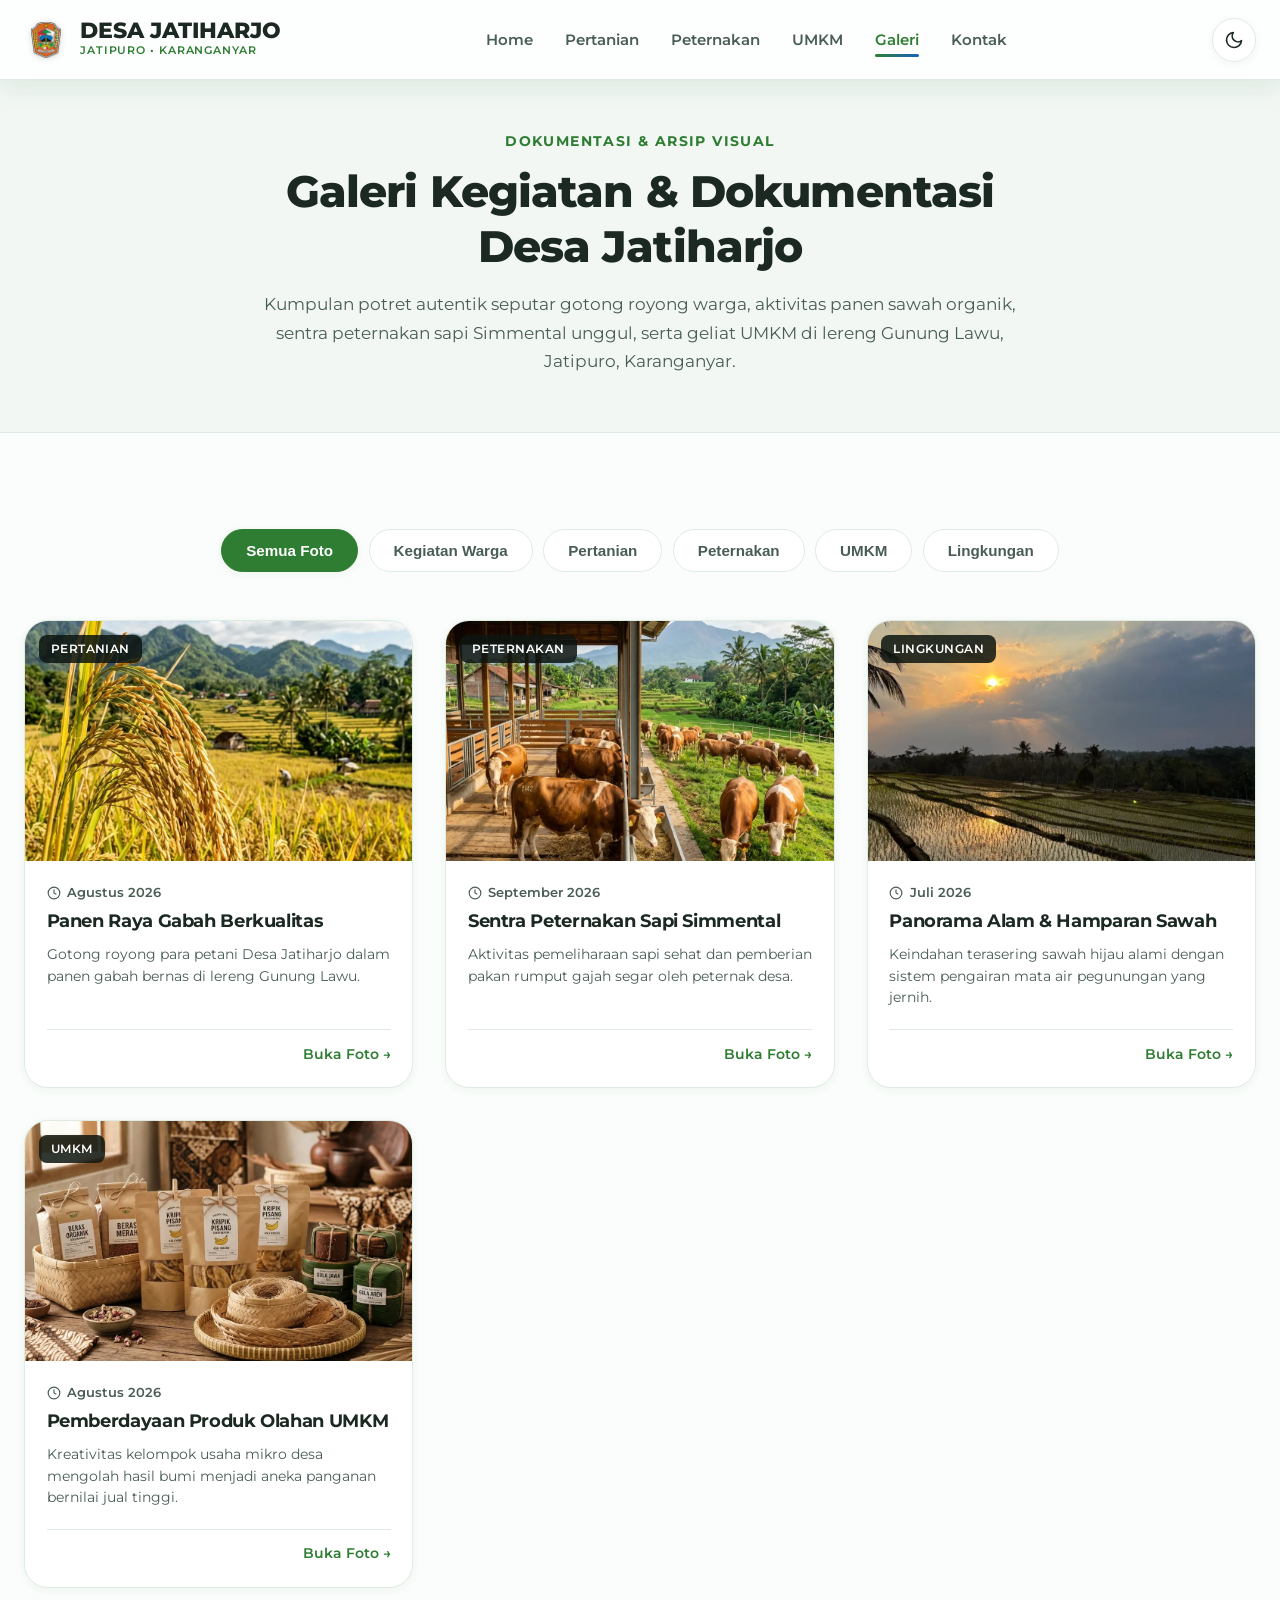
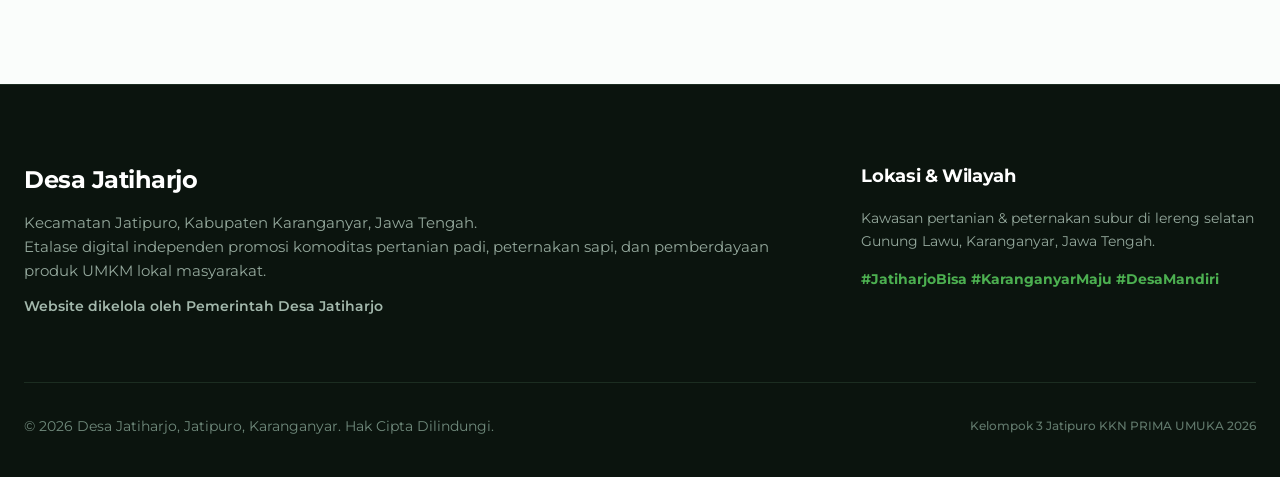
<file: galeri.html>
<!DOCTYPE html>
<html lang="id" data-theme="light">
<head>
  <meta charset="UTF-8">
  <meta name="viewport" content="width=device-width, initial-scale=1.0">
  <title>Galeri Kegiatan Desa Jatiharjo — Jatipuro, Karanganyar</title>
  
  <!-- SEO Meta Tags -->
  <meta name="description" content="Galeri dokumentasi foto kegiatan masyarakat, panen raya sawah, peternakan sapi, dan produk UMKM Desa Jatiharjo, Jatipuro, Karanganyar.">
  <meta name="keywords" content="Galeri Desa Jatiharjo, Kegiatan Jatipuro, Foto Panen Sawah Karanganyar, Peternakan Sapi Jatiharjo, Dokumentasi Desa">
  <meta name="author" content="Pemerintah Desa Jatiharjo &amp; KKN PRIMA UMUKA 2026">

  <!-- Open Graph -->
  <meta property="og:title" content="Galeri Kegiatan Desa Jatiharjo — Jatipuro, Karanganyar">
  <meta property="og:description" content="Dokumentasi foto kegiatan dan potensi unggulan pertanian, peternakan, serta UMKM Desa Jatiharjo.">
  <meta property="og:image" content="assets/images/hero.webp">
  <meta property="og:type" content="website">

  <!-- Favicon -->
  <link rel="icon" type="image/webp" href="assets/images/logo-karanganyar.webp">

  <!-- Google Fonts - Montserrat -->
  <link rel="preconnect" href="https://fonts.googleapis.com">
  <link rel="preconnect" href="https://fonts.gstatic.com" crossorigin>
  <link href="https://fonts.googleapis.com/css2?family=Montserrat:ital,wght@0,300;0,400;0,500;0,600;0,700;0,800;0,900;1,400&display=swap" rel="stylesheet">

  <!-- Main Stylesheet -->
  <link rel="stylesheet" href="styles.css?v=20261005d">
  
  <style>
    .page-banner {
      background: var(--bg-alt);
      padding: 8rem 0 3.5rem 0;
      border-bottom: 1px solid var(--border-color);
      position: relative;
    }
    
    .gallery-filter-wrap {
      display: flex;
      justify-content: center;
      gap: 0.65rem;
      flex-wrap: wrap;
      margin-bottom: 3rem;
    }
    
    .gallery-full-grid {
      display: grid;
      grid-template-columns: repeat(auto-fill, minmax(320px, 1fr));
      gap: 2rem;
    }

    .gallery-card {
      background: var(--bg-surface);
      border-radius: var(--radius-lg);
      border: 1px solid var(--border-color);
      overflow: hidden;
      box-shadow: var(--shadow-sm);
      transition: transform var(--transition-fast), border-color var(--transition-fast), box-shadow var(--transition-fast);
      display: flex;
      flex-direction: column;
      cursor: pointer;
    }

    .gallery-card:hover {
      transform: translateY(-3px);
      box-shadow: var(--shadow-md);
      border-color: var(--primary-green-light);
    }

    .gallery-card-img-wrap {
      position: relative;
      height: 240px;
      overflow: hidden;
      background: var(--bg-alt);
    }

    .gallery-card-img {
      width: 100%;
      height: 100%;
      object-fit: cover;
      transition: transform var(--transition-normal);
    }

    .gallery-card:hover .gallery-card-img {
      transform: scale(1.04);
    }

    .gallery-card-badge {
      position: absolute;
      top: 0.85rem;
      left: 0.85rem;
      padding: 0.3rem 0.75rem;
      background: rgba(14, 22, 17, 0.85);
      color: #FFFFFF;
      font-size: 0.75rem;
      font-weight: 600;
      border-radius: var(--radius-sm);
      text-transform: uppercase;
      letter-spacing: 0.04em;
    }

    .gallery-card-body {
      padding: 1.35rem;
      display: flex;
      flex-direction: column;
      flex-grow: 1;
    }

    .gallery-card-date {
      font-size: 0.8rem;
      color: var(--text-muted);
      font-weight: 600;
      margin-bottom: 0.4rem;
      display: flex;
      align-items: center;
      gap: 0.4rem;
    }

    .gallery-card-title {
      font-size: 1.15rem;
      font-weight: 700;
      margin-bottom: 0.6rem;
      color: var(--text-main);
      line-height: 1.35;
    }

    .gallery-card-desc {
      font-size: 0.875rem;
      color: var(--text-muted);
      line-height: 1.55;
      margin-bottom: 1.25rem;
      flex-grow: 1;
    }

    .gallery-card-footer {
      display: flex;
      align-items: center;
      justify-content: flex-end;
      padding-top: 0.85rem;
      border-top: 1px solid var(--border-color);
      color: var(--primary-green);
      font-weight: 600;
      font-size: 0.85rem;
    }
  </style>
</head>
<body>

  <!-- ==================== HEADER / NAVBAR ==================== -->
  <header class="navbar scrolled">
    <div class="container-custom navbar-container">
      <a href="index.html" class="brand-logo" aria-label="Beranda Desa Jatiharjo">
        <div class="brand-icon brand-icon-logo">
          <img src="assets/images/logo-karanganyar.webp" alt="Logo Kabupaten Karanganyar" style="width:36px; height:36px; object-fit:contain;" class="logo-karanganyar-img">
        </div>
        <div>
          <span style="display:block; line-height:1.1;">DESA JATIHARJO</span>
          <span style="font-size:0.7rem; font-weight:600; color:var(--primary-green); letter-spacing:0.08em; display:block;">JATIPURO • KARANGANYAR</span>
        </div>
      </a>

      <!-- Desktop Navigation Menu -->
      <ul class="nav-menu" role="navigation">
        <li><a href="index.html#home" class="nav-link">Home</a></li>
        <li><a href="index.html#pertanian" class="nav-link">Pertanian</a></li>
        <li><a href="index.html#peternakan" class="nav-link">Peternakan</a></li>
        <li><a href="index.html#umkm" class="nav-link">UMKM</a></li>
        <li><a href="galeri.html" class="nav-link active">Galeri</a></li>
        <li><a href="index.html#kontak" class="nav-link">Kontak</a></li>
      </ul>

      <div style="display:flex; align-items:center; gap:1rem;">
        <!-- Dark Mode Toggle Button -->
        <button id="theme-toggle" class="theme-toggle-btn" aria-label="Ganti Mode Gelap / Terang">
          <svg id="moon-icon" width="20" height="20" viewBox="0 0 24 24" fill="none" stroke="currentColor" stroke-width="2" stroke-linecap="round" stroke-linejoin="round"><path d="M21 12.79A9 9 0 1 1 11.21 3 7 7 0 0 0 21 12.79z"></path></svg>
          <svg id="sun-icon" width="20" height="20" viewBox="0 0 24 24" fill="none" stroke="currentColor" stroke-width="2" stroke-linecap="round" stroke-linejoin="round" style="display:none;"><circle cx="12" cy="12" r="5"></circle><line x1="12" y1="1" x2="12" y2="3"></line><line x1="12" y1="21" x2="12" y2="23"></line><line x1="4.22" y1="4.22" x2="5.64" y2="5.64"></line><line x1="18.36" y1="18.36" x2="19.78" y2="19.78"></line><line x1="1" y1="12" x2="3" y2="12"></line><line x1="21" y1="12" x2="23" y2="12"></line><line x1="4.22" y1="19.78" x2="5.64" y2="18.36"></line><line x1="18.36" y1="5.64" x2="19.78" y2="4.22"></line></svg>
        </button>

        <!-- Mobile Hamburger Button -->
        <button id="hamburger-btn" class="hamburger-btn" aria-label="Buka Menu Mobile">
          <svg width="28" height="28" viewBox="0 0 24 24" fill="none" stroke="currentColor" stroke-width="2"><line x1="3" y1="12" x2="21" y2="12"></line><line x1="3" y1="6" x2="21" y2="6"></line><line x1="3" y1="18" x2="21" y2="18"></line></svg>
        </button>
      </div>
    </div>
  </header>

  <!-- Mobile Menu Dropdown -->
  <div id="mobile-menu" class="mobile-menu">
    <a href="index.html#home" class="mobile-nav-link nav-link">Home</a>
    <a href="index.html#pertanian" class="mobile-nav-link nav-link">Pertanian Padi</a>
    <a href="index.html#peternakan" class="mobile-nav-link nav-link">Peternakan Sapi</a>
    <a href="index.html#umkm" class="mobile-nav-link nav-link">UMKM Lokal</a>
    <a href="galeri.html" class="mobile-nav-link nav-link active">Galeri Desa</a>
    <a href="index.html#kontak" class="mobile-nav-link nav-link">Kontak & Lokasi</a>
  </div>


  <!-- ==================== PAGE BANNER ==================== -->
  <section class="page-banner">
    <div class="container-custom">
      <div style="max-width: 800px; margin: 0 auto; text-align: center;">
        <span class="section-subtitle">Dokumentasi &amp; Arsip Visual</span>
        <h1 class="section-title" style="font-size: clamp(2rem, 4vw, 2.75rem); margin-bottom: 1rem;">
          Galeri Kegiatan &amp; Dokumentasi Desa Jatiharjo
        </h1>
        <p class="section-description" style="font-size: 1.05rem;">
          Kumpulan potret autentik seputar gotong royong warga, aktivitas panen sawah organik, sentra peternakan sapi Simmental unggul, serta geliat UMKM di lereng Gunung Lawu, Jatipuro, Karanganyar.
        </p>
      </div>
    </div>
  </section>


  <!-- ==================== MAIN GALLERY CONTENT ==================== -->
  <section class="section-padding">
    <div class="container-custom">
      
      <!-- Filter Tabs -->
      <div class="gallery-filter-wrap">
        <button class="filter-btn active" data-category="all">Semua Foto</button>
        <button class="filter-btn" data-category="Kegiatan">Kegiatan Warga</button>
        <button class="filter-btn" data-category="Pertanian">Pertanian</button>
        <button class="filter-btn" data-category="Peternakan">Peternakan</button>
        <button class="filter-btn" data-category="UMKM">UMKM</button>
        <button class="filter-btn" data-category="Lingkungan">Lingkungan</button>
      </div>

      <!-- Gallery Grid -->
      <div class="gallery-full-grid" id="full-gallery-grid">
        <!-- Rendered dynamically by script, fallback items below -->
        <div class="gallery-card" data-category="Pertanian" onclick="openGalleryDetail('Panen Raya Gabah Berkualitas', 'Pertanian', 'Agustus 2026', 'Gotong royong para petani Desa Jatiharjo dalam panen gabah bernas di lereng Gunung Lawu.', 'assets/images/pertanian.webp')">
          <div class="gallery-card-img-wrap">
            <img src="assets/images/pertanian.webp" alt="Panen Raya Gabah Berkualitas" class="gallery-card-img">
            <span class="gallery-card-badge">Pertanian</span>
          </div>
          <div class="gallery-card-body">
            <div class="gallery-card-date">
              <svg width="14" height="14" viewBox="0 0 24 24" fill="none" stroke="currentColor" stroke-width="2"><circle cx="12" cy="12" r="10"></circle><polyline points="12 6 12 12 16 14"></polyline></svg>
              Agustus 2026
            </div>
            <h3 class="gallery-card-title">Panen Raya Gabah Berkualitas</h3>
            <p class="gallery-card-desc">Gotong royong para petani Desa Jatiharjo dalam panen gabah bernas di lereng Gunung Lawu.</p>
            <div class="gallery-card-footer">
              <span>Buka Foto &rarr;</span>
            </div>
          </div>
        </div>

        <div class="gallery-card" data-category="Peternakan" onclick="openGalleryDetail('Sentra Peternakan Sapi Simmental', 'Peternakan', 'September 2026', 'Aktivitas pemeliharaan sapi sehat dan pemberian pakan rumput gajah segar oleh peternak desa.', 'assets/images/peternakan.webp')">
          <div class="gallery-card-img-wrap">
            <img src="assets/images/peternakan.webp" alt="Sentra Peternakan Sapi Simmental" class="gallery-card-img">
            <span class="gallery-card-badge">Peternakan</span>
          </div>
          <div class="gallery-card-body">
            <div class="gallery-card-date">
              <svg width="14" height="14" viewBox="0 0 24 24" fill="none" stroke="currentColor" stroke-width="2"><circle cx="12" cy="12" r="10"></circle><polyline points="12 6 12 12 16 14"></polyline></svg>
              September 2026
            </div>
            <h3 class="gallery-card-title">Sentra Peternakan Sapi Simmental</h3>
            <p class="gallery-card-desc">Aktivitas pemeliharaan sapi sehat dan pemberian pakan rumput gajah segar oleh peternak desa.</p>
            <div class="gallery-card-footer">
              <span>Buka Foto &rarr;</span>
            </div>
          </div>
        </div>

        <div class="gallery-card" data-category="Lingkungan" onclick="openGalleryDetail('Panorama Alam & Hamparan Sawah', 'Lingkungan', 'Juli 2026', 'Keindahan terasering sawah hijau alami dengan sistem pengairan mata air pegunungan yang jernih.', 'assets/images/hero.webp')">
          <div class="gallery-card-img-wrap">
            <img src="assets/images/hero.webp" alt="Panorama Alam & Hamparan Sawah" class="gallery-card-img">
            <span class="gallery-card-badge">Lingkungan</span>
          </div>
          <div class="gallery-card-body">
            <div class="gallery-card-date">
              <svg width="14" height="14" viewBox="0 0 24 24" fill="none" stroke="currentColor" stroke-width="2"><circle cx="12" cy="12" r="10"></circle><polyline points="12 6 12 12 16 14"></polyline></svg>
              Juli 2026
            </div>
            <h3 class="gallery-card-title">Panorama Alam &amp; Hamparan Sawah</h3>
            <p class="gallery-card-desc">Keindahan terasering sawah hijau alami dengan sistem pengairan mata air pegunungan yang jernih.</p>
            <div class="gallery-card-footer">
              <span>Buka Foto &rarr;</span>
            </div>
          </div>
        </div>

        <div class="gallery-card" data-category="UMKM" onclick="openGalleryDetail('Pemberdayaan Produk Olahan UMKM', 'UMKM', 'Agustus 2026', 'Kreativitas kelompok usaha mikro desa mengolah hasil bumi menjadi aneka panganan bernilai jual tinggi.', 'assets/images/umkm.webp')">
          <div class="gallery-card-img-wrap">
            <img src="assets/images/umkm.webp" alt="Pemberdayaan Produk Olahan UMKM" class="gallery-card-img">
            <span class="gallery-card-badge">UMKM</span>
          </div>
          <div class="gallery-card-body">
            <div class="gallery-card-date">
              <svg width="14" height="14" viewBox="0 0 24 24" fill="none" stroke="currentColor" stroke-width="2"><circle cx="12" cy="12" r="10"></circle><polyline points="12 6 12 12 16 14"></polyline></svg>
              Agustus 2026
            </div>
            <h3 class="gallery-card-title">Pemberdayaan Produk Olahan UMKM</h3>
            <p class="gallery-card-desc">Kreativitas kelompok usaha mikro desa mengolah hasil bumi menjadi aneka panganan bernilai jual tinggi.</p>
            <div class="gallery-card-footer">
              <span>Buka Foto &rarr;</span>
            </div>
          </div>
        </div>
      </div>

    </div>
  </section>


  <!-- ==================== FOOTER ==================== -->
  <footer class="site-footer">
    <div class="container-custom">
      <div class="footer-grid">
        <div class="footer-brand">
          <h3>Desa Jatiharjo</h3>
          <p>
            Kecamatan Jatipuro, Kabupaten Karanganyar, Jawa Tengah.<br>
            Etalase digital independen promosi komoditas pertanian padi, peternakan sapi, dan pemberdayaan produk UMKM lokal masyarakat.
          </p>
          <p style="font-size:0.85rem; color:#A3B8AC; margin-top:0.75rem; font-weight:600;">
            Website dikelola oleh Pemerintah Desa Jatiharjo
          </p>
        </div>

        <div>
          <h4 class="footer-title">Lokasi &amp; Wilayah</h4>
          <p style="font-size:0.9rem; color:#94A89C; margin-bottom:1rem; line-height:1.6;">
            Kawasan pertanian &amp; peternakan subur di lereng selatan Gunung Lawu, Karanganyar, Jawa Tengah.
          </p>
          <div style="font-size:0.85rem; color:#4CAF50; font-weight:700;">
            #JatiharjoBisa #KaranganyarMaju #DesaMandiri
          </div>
        </div>
      </div>

      <div class="footer-bottom">
        <div>
          &copy; 2026 Desa Jatiharjo, Jatipuro, Karanganyar. Hak Cipta Dilindungi.
        </div>
        <div style="font-size:0.75rem; color:#708A7C; font-weight:500; opacity:0.85;">
          Kelompok 3 Jatipuro KKN PRIMA UMUKA 2026
        </div>
      </div>
    </div>
  </footer>


  <!-- ==================== LIGHTBOX MODAL ==================== -->
  <div id="gallery-modal-backdrop" class="modal-backdrop" onclick="if(event.target === this) closeGalleryDetail()">
    <div class="modal-content-box" style="max-width: 760px;">
      <button class="modal-close-btn" onclick="closeGalleryDetail()" aria-label="Tutup Modal">
        <svg width="20" height="20" viewBox="0 0 24 24" fill="none" stroke="currentColor" stroke-width="2.5"><line x1="18" y1="6" x2="6" y2="18"></line><line x1="6" y1="6" x2="18" y2="18"></line></svg>
      </button>

      <div id="gallery-modal-body">
        <!-- Injected via openGalleryDetail -->
      </div>
    </div>
  </div>


  <!-- ==================== BACK TO TOP BUTTON ==================== -->
  <button id="back-to-top" class="back-to-top" aria-label="Kembali ke atas">
    <svg width="24" height="24" viewBox="0 0 24 24" fill="none" stroke="currentColor" stroke-width="2.5"><line x1="12" y1="19" x2="12" y2="5"></line><polyline points="5 12 12 5 19 12"></polyline></svg>
  </button>


  <!-- Scripts -->
  <script>
    // Theme Toggle Functionality
    const themeToggleBtn = document.getElementById('theme-toggle');
    const moonIcon = document.getElementById('moon-icon');
    const sunIcon = document.getElementById('sun-icon');
    const htmlElement = document.documentElement;

    const savedTheme = localStorage.getItem('theme') || 'light';
    setTheme(savedTheme);

    if (themeToggleBtn) {
      themeToggleBtn.addEventListener('click', () => {
        const currentTheme = htmlElement.getAttribute('data-theme');
        const newTheme = currentTheme === 'dark' ? 'light' : 'dark';
        setTheme(newTheme);
      });
    }

    function setTheme(theme) {
      htmlElement.setAttribute('data-theme', theme);
      localStorage.setItem('theme', theme);
      if (theme === 'dark') {
        if (moonIcon) moonIcon.style.display = 'none';
        if (sunIcon) sunIcon.style.display = 'block';
      } else {
        if (moonIcon) moonIcon.style.display = 'block';
        if (sunIcon) sunIcon.style.display = 'none';
      }
    }

    // Mobile Menu
    const hamburgerBtn = document.getElementById('hamburger-btn');
    const mobileMenu = document.getElementById('mobile-menu');

    if (hamburgerBtn && mobileMenu) {
      hamburgerBtn.addEventListener('click', () => {
        mobileMenu.classList.toggle('open');
      });
    }

    // Back to top
    const backToTopBtn = document.getElementById('back-to-top');
    if (backToTopBtn) {
      window.addEventListener('scroll', () => {
        if (window.scrollY > 300) {
          backToTopBtn.classList.add('visible');
        } else {
          backToTopBtn.classList.remove('visible');
        }
      });
      backToTopBtn.addEventListener('click', () => {
        window.scrollTo({ top: 0, behavior: 'smooth' });
      });
    }

    function getSafeImageSrcGaleri(imagePath) {
      if (!imagePath) return 'assets/images/hero.webp';
      if (/^(javascript|data|vbscript):/i.test(imagePath)) return 'assets/images/hero.webp';
      return imagePath;
    }

    // Lightbox modal (XSS-safe: DOM API, tanpa innerHTML untuk data dinamis)
    function openGalleryDetailById(id) {
      const g = (window.cachedGallery || []).find(item => parseInt(item.id, 10) === parseInt(id, 10));
      if (g) openGalleryDetailObj(g);
    }

    function openGalleryDetailObj(g) {
      const backdrop = document.getElementById('gallery-modal-backdrop');
      const body = document.getElementById('gallery-modal-body');
      if (!backdrop || !body) return;
      body.innerHTML = '';

      const imgWrap = document.createElement('div');
      imgWrap.style.cssText = 'border-radius:var(--radius-md);overflow:hidden;max-height:440px;margin-bottom:1.5rem;background:var(--bg-alt);';
      const img = document.createElement('img');
      img.src = getSafeImageSrcGaleri(g.image_path);
      img.alt = g.title || '';
      img.style.cssText = 'width:100%;height:100%;object-fit:cover;display:block;';
      img.onerror = function() { this.src = 'assets/images/hero.webp'; };
      imgWrap.appendChild(img);
      body.appendChild(imgWrap);

      const metaRow = document.createElement('div');
      metaRow.style.cssText = 'display:flex;align-items:center;justify-content:space-between;gap:1rem;margin-bottom:0.75rem;flex-wrap:wrap;';
      const catBadge = document.createElement('span');
      catBadge.style.cssText = 'display:inline-block;padding:0.35rem 0.85rem;background:var(--primary-green-subtle);color:var(--primary-green);font-size:0.8rem;font-weight:700;border-radius:6px;text-transform:uppercase;';
      catBadge.textContent = g.category || 'Kegiatan';
      const dateEl = document.createElement('span');
      dateEl.style.cssText = 'font-size:0.85rem;color:var(--text-muted);font-weight:600;';
      dateEl.textContent = g.date || '';
      metaRow.appendChild(catBadge);
      metaRow.appendChild(dateEl);
      body.appendChild(metaRow);

      const titleEl = document.createElement('h2');
      titleEl.style.cssText = 'font-size:1.45rem;font-weight:800;margin-bottom:0.75rem;color:var(--text-main);line-height:1.3;';
      titleEl.textContent = g.title || '';
      body.appendChild(titleEl);

      const descEl = document.createElement('p');
      descEl.style.cssText = 'font-size:0.95rem;color:var(--text-muted);line-height:1.6;';
      descEl.textContent = g.description || 'Dokumentasi kegiatan masyarakat Desa Jatiharjo, Jatipuro, Karanganyar.';
      body.appendChild(descEl);

      backdrop.classList.add('active');
    }

    // Kompatibilitas: fallback card statis masih memakai onclick dengan string aman
    function openGalleryDetail(title, category, date, desc, imgUrl) {
      openGalleryDetailObj({ title, category, date, description: desc, image_path: imgUrl });
    }

    function closeGalleryDetail() {
      const backdrop = document.getElementById('gallery-modal-backdrop');
      if (backdrop) backdrop.classList.remove('active');
    }

    // Fetch galeri dari Supabase via get-data.php (bukan data.json agar jalan di Vercel)
    async function loadGalleryData() {
      try {
        const res = await fetch('get-data.php');
        const data = await res.json();
        if (data.gallery && data.gallery.length > 0) {
          window.cachedGallery = data.gallery;
          renderGalleryCards(data.gallery);
        }
        initGalleryFilter();
      } catch (e) {
        console.log('Using default pre-rendered gallery fallback');
        initGalleryFilter();
      }
    }

    function renderGalleryCards(gallery) {
      const container = document.getElementById('full-gallery-grid');
      if (!container) return;
      container.innerHTML = '';

      gallery.forEach((item) => {
        const safeId = parseInt(item.id, 10) || 0;
        const card = document.createElement('div');
        card.className = 'gallery-card';
        card.setAttribute('data-category', item.category || 'Kegiatan');

        const imgWrap = document.createElement('div');
        imgWrap.className = 'gallery-card-img-wrap';
        const img = document.createElement('img');
        img.src = getSafeImageSrcGaleri(item.image_path);
        img.alt = item.title || '';
        img.className = 'gallery-card-img';
        img.loading = 'lazy';
        img.onerror = function() { this.src = 'assets/images/hero.webp'; };
        const badge = document.createElement('span');
        badge.className = 'gallery-card-badge';
        badge.textContent = item.category || 'Kegiatan';
        imgWrap.appendChild(img);
        imgWrap.appendChild(badge);

        const body = document.createElement('div');
        body.className = 'gallery-card-body';
        const dateRow = document.createElement('div');
        dateRow.className = 'gallery-card-date';
        dateRow.textContent = item.date || '';
        const h3 = document.createElement('h3');
        h3.className = 'gallery-card-title';
        h3.textContent = item.title || '';
        const p = document.createElement('p');
        p.className = 'gallery-card-desc';
        p.textContent = item.description || '';
        const footer = document.createElement('div');
        footer.className = 'gallery-card-footer';
        const span = document.createElement('span');
        span.textContent = 'Buka Foto →';
        footer.appendChild(span);
        body.appendChild(dateRow);
        body.appendChild(h3);
        body.appendChild(p);
        body.appendChild(footer);

        card.appendChild(imgWrap);
        card.appendChild(body);
        card.style.cursor = 'pointer';
        card.addEventListener('click', () => openGalleryDetailById(safeId));

        container.appendChild(card);
      });
    }

    function initGalleryFilter() {
      const filterBtns = document.querySelectorAll('.gallery-filter-wrap .filter-btn');
      const cards = document.querySelectorAll('#full-gallery-grid .gallery-card');

      filterBtns.forEach(btn => {
        btn.addEventListener('click', () => {
          filterBtns.forEach(b => b.classList.remove('active'));
          btn.classList.add('active');

          const selectedCat = btn.getAttribute('data-category');

          cards.forEach(card => {
            const cardCat = card.getAttribute('data-category');
            if (selectedCat === 'all' || cardCat.toLowerCase() === selectedCat.toLowerCase()) {
              card.style.display = 'flex';
            } else {
              card.style.display = 'none';
            }
          });
        });
      });
    }

    document.addEventListener('DOMContentLoaded', () => {
      loadGalleryData();
    });
  </script>
</body>
</html>
</file>
<file: styles.css>
/* 
  DESA JATIHARJO - DESIGN SYSTEM & STYLES
  Kecamatan Jatipuro, Kabupaten Karanganyar, Jawa Tengah
  Font: Montserrat (All Weights)
*/

@import url('https://fonts.googleapis.com/css2?family=Montserrat:ital,wght@0,300;0,400;0,500;0,600;0,700;0,800;0,900;1,400;1,600&display=swap');

:root {
  /* Color Palette - Light Mode */
  --font-family: 'Montserrat', -apple-system, BlinkMacSystemFont, sans-serif;
  
  --primary-green: #2E7D32;
  --primary-green-dark: #1B5E20;
  --primary-green-light: #4CAF50;
  --primary-green-subtle: #E8F5E9;
  
  --primary-blue: #1565C0;
  --primary-blue-dark: #0D47A1;
  --primary-blue-light: #1E88E5;
  --primary-blue-subtle: #E3F2FD;
  
  --accent-gold: #F57F17;
  --accent-gold-light: #FFB300;
  --accent-gold-subtle: #FFF8E1;

  --bg-main: #FAFDFB;
  --bg-surface: #FFFFFF;
  --bg-alt: #F2F7F4;
  --bg-glass: rgba(255, 255, 255, 0.85);

  --text-main: #1C2822;
  --text-muted: #4A5D54;
  --text-light: #7A8E85;
  --border-color: #E0EBE4;

  --shadow-sm: 0 2px 8px rgba(27, 94, 32, 0.06);
  --shadow-md: 0 8px 24px rgba(27, 94, 32, 0.09);
  --shadow-lg: 0 16px 40px rgba(27, 94, 32, 0.12);
  --shadow-glow: 0 0 25px rgba(46, 125, 50, 0.25);
  
  --navbar-height: 80px;
  --radius-sm: 8px;
  --radius-md: 16px;
  --radius-lg: 24px;
  --radius-full: 9999px;
  
  --transition-fast: 0.2s cubic-bezier(0.4, 0, 0.2, 1);
  --transition-normal: 0.35s cubic-bezier(0.4, 0, 0.2, 1);
  --transition-slow: 0.6s cubic-bezier(0.16, 1, 0.3, 1);
}

/* Dark Mode Palette */
[data-theme="dark"] {
  --bg-main: #0B140E;
  --bg-surface: #121E16;
  --bg-alt: #17261C;
  --bg-glass: rgba(18, 30, 22, 0.85);

  --text-main: #F0F7F2;
  --text-muted: #A3B8AC;
  --text-light: #758C7F;
  --border-color: #23362A;

  --primary-green-subtle: #193320;
  --primary-blue-subtle: #112840;
  --accent-gold-subtle: #332B10;

  --shadow-sm: 0 2px 8px rgba(0, 0, 0, 0.3);
  --shadow-md: 0 8px 24px rgba(0, 0, 0, 0.4);
  --shadow-lg: 0 16px 40px rgba(0, 0, 0, 0.5);
  --shadow-glow: 0 0 30px rgba(76, 175, 80, 0.2);
}

/* General Reset & Base */
*, *::before, *::after {
  box-sizing: border-box;
  margin: 0;
  padding: 0;
}

html {
  font-family: var(--font-family);
  scroll-behavior: smooth;
  color-scheme: light dark;
}

body {
  background-color: var(--bg-main);
  color: var(--text-main);
  font-size: 16px;
  line-height: 1.6;
  overflow-x: hidden;
  transition: background-color var(--transition-normal), color var(--transition-normal);
}

/* Typography */
h1, h2, h3, h4, h5, h6 {
  font-family: var(--font-family);
  font-weight: 700;
  line-height: 1.25;
  letter-spacing: -0.02em;
  color: var(--text-main);
}

a {
  color: inherit;
  text-decoration: none;
}

img {
  max-width: 100%;
  height: auto;
  display: block;
}

/* Utility Classes */
.container-custom {
  width: 100%;
  max-width: 1280px;
  margin-left: auto;
  margin-right: auto;
  padding-left: 1.5rem;
  padding-right: 1.5rem;
}

.text-gradient-green {
  background: linear-gradient(135deg, var(--primary-green-light), var(--primary-green));
  -webkit-background-clip: text;
  -webkit-text-fill-color: transparent;
}

.text-gradient-blue {
  background: linear-gradient(135deg, var(--primary-blue-light), var(--primary-blue-dark));
  -webkit-background-clip: text;
  -webkit-text-fill-color: transparent;
}

.text-gradient-gold {
  background: linear-gradient(135deg, #FFB300, #F57F17);
  -webkit-background-clip: text;
  -webkit-text-fill-color: transparent;
}

/* Orange terang untuk teks "Lumbung Padi" di hero */
.text-orange-bright {
  color: #FF6B00;
  font-style: inherit;
  -webkit-text-fill-color: #FF6B00;
}
[data-theme="dark"] .text-orange-bright {
  color: #FF8C38;
  -webkit-text-fill-color: #FF8C38;
}

.bg-glass {
  background: var(--bg-glass);
  backdrop-filter: blur(16px);
  -webkit-backdrop-filter: blur(16px);
}

/* Navbar */
.navbar {
  position: fixed;
  top: 0;
  left: 0;
  right: 0;
  height: var(--navbar-height);
  z-index: 1000;
  transition: all var(--transition-normal);
  background: transparent;
}

.navbar.scrolled {
  background: var(--bg-glass);
  backdrop-filter: blur(16px);
  -webkit-backdrop-filter: blur(16px);
  box-shadow: var(--shadow-md);
  border-bottom: 1px solid var(--border-color);
}

.navbar-container {
  display: flex;
  align-items: center;
  justify-content: space-between;
  height: 100%;
}

.brand-logo {
  display: flex;
  align-items: center;
  gap: 0.75rem;
  font-weight: 800;
  font-size: 1.35rem;
  color: var(--text-main);
  transition: transform var(--transition-fast);
}

.brand-logo:hover {
  transform: translateY(-1px);
}

.brand-icon {
  width: 44px;
  height: 44px;
  border-radius: var(--radius-md);
  background: linear-gradient(135deg, var(--primary-green), var(--primary-blue-dark));
  display: flex;
  align-items: center;
  justify-content: center;
  color: #FFFFFF;
  box-shadow: var(--shadow-sm);
}

/* Override untuk logo gambar Karanganyar — hapus background warna */
.brand-icon.brand-icon-logo {
  background: transparent;
  box-shadow: none;
  padding: 0;
  overflow: visible;
}

/* Light mode: mix-blend-mode:multiply menghilangkan latar putih logo */
.logo-karanganyar-img {
  mix-blend-mode: multiply;
  filter: drop-shadow(0 1px 3px rgba(0,0,0,0.15));
  transition: filter var(--transition-fast);
}

/* Dark mode: invert warna logo agar terlihat di latar gelap */
[data-theme="dark"] .logo-karanganyar-img {
  mix-blend-mode: normal;
  filter: invert(1) hue-rotate(180deg) brightness(1.2) drop-shadow(0 1px 3px rgba(255,255,255,0.1));
}

.nav-menu {
  display: flex;
  align-items: center;
  gap: 2rem;
  list-style: none;
}

.nav-link {
  font-weight: 600;
  font-size: 0.95rem;
  color: var(--text-muted);
  position: relative;
  padding: 0.5rem 0;
  transition: color var(--transition-fast);
}

.nav-link::after {
  content: '';
  position: absolute;
  bottom: 0;
  left: 0;
  width: 0%;
  height: 2.5px;
  background: linear-gradient(90deg, var(--primary-green), var(--primary-blue));
  border-radius: var(--radius-full);
  transition: width var(--transition-normal);
}

.nav-link:hover,
.nav-link.active {
  color: var(--primary-green);
}

.nav-link:hover::after,
.nav-link.active::after {
  width: 100%;
}

/* Theme Toggle Button */
.theme-toggle-btn {
  background: var(--bg-surface);
  border: 1px solid var(--border-color);
  width: 44px;
  height: 44px;
  border-radius: var(--radius-full);
  display: flex;
  align-items: center;
  justify-content: center;
  cursor: pointer;
  color: var(--text-main);
  box-shadow: var(--shadow-sm);
  transition: all var(--transition-fast);
}

.theme-toggle-btn:hover {
  background: var(--primary-green-subtle);
  color: var(--primary-green);
  transform: rotate(15deg);
}

/* Mobile Hamburger Button */
.hamburger-btn {
  display: none;
  background: transparent;
  border: none;
  cursor: pointer;
  padding: 0.5rem;
  color: var(--text-main);
}

/* Mobile Menu Overlay */
.mobile-menu {
  position: fixed;
  top: var(--navbar-height);
  left: 0;
  right: 0;
  background: var(--bg-surface);
  border-bottom: 1px solid var(--border-color);
  padding: 1.5rem;
  display: flex;
  flex-direction: column;
  gap: 1rem;
  box-shadow: var(--shadow-lg);
  transform: translateY(-150%);
  transition: transform var(--transition-normal);
  z-index: 999;
}

.mobile-menu.open {
  transform: translateY(0);
}

/* Hero Section */
.hero-section {
  position: relative;
  min-height: 100vh;
  display: flex;
  align-items: center;
  padding-top: var(--navbar-height);
  overflow: hidden;
  background: #000;
}

.hero-bg-wrapper {
  position: absolute;
  inset: 0;
  z-index: 1;
}

/* --- Hero Carousel (update: multi-foto dengan fade) --- */
.hero-carousel {
  position: absolute;
  inset: 0;
  z-index: 1;
}

.hero-carousel-slide {
  position: absolute;
  inset: 0;
  opacity: 0;
  visibility: hidden;
  transition: opacity 1.2s cubic-bezier(0.4, 0, 0.2, 1), visibility 1.2s cubic-bezier(0.4, 0, 0.2, 1);
  z-index: 1;
}

.hero-carousel-slide.active {
  opacity: 1;
  visibility: visible;
  z-index: 2;
}

.hero-carousel-dots {
  position: absolute;
  bottom: 1.75rem;
  left: 50%;
  transform: translateX(-50%);
  z-index: 15;
  display: flex;
  gap: 0.5rem;
}

.hero-dot {
  width: 10px;
  height: 10px;
  border-radius: 2px;
  border: none;
  background: rgba(255,255,255,0.45);
  cursor: pointer;
  transition: background 0.2s, transform 0.2s;
  padding: 0;
}

.hero-dot.active {
  background: #ffffff;
  transform: scaleX(2);
}

.hero-bg-img {
  width: 100%;
  height: 100%;
  object-fit: cover;
  filter: brightness(0.92) contrast(1.08) saturate(1.1);
  transform: scale(1.05);
  transition: transform 8s ease-out;
}

.hero-section:hover .hero-bg-img {
  transform: scale(1);
}

.hero-overlay {
  position: absolute;
  inset: 0;
  background: linear-gradient(
    180deg, 
    rgba(11, 20, 14, 0.20) 0%, 
    rgba(11, 20, 14, 0.48) 65%, 
    rgba(11, 20, 14, 0.55) 100%
  );
  z-index: 2;
}

.hero-content {
  position: relative;
  z-index: 10;
  color: #FFFFFF;
  padding-top: 4rem;
  padding-bottom: 4rem;
}

.hero-badge {
  display: inline-flex;
  align-items: center;
  gap: 0.5rem;
  padding: 0.5rem 1.25rem;
  background: rgba(11, 20, 14, 0.5);
  backdrop-filter: blur(12px);
  -webkit-backdrop-filter: blur(12px);
  border: 1px solid rgba(255, 255, 255, 0.35);
  border-radius: var(--radius-full);
  font-size: 0.875rem;
  font-weight: 600;
  letter-spacing: 0.05em;
  text-transform: uppercase;
  margin-bottom: 1.5rem;
  box-shadow: 0 4px 15px rgba(0,0,0,0.3);
}

.hero-title {
  font-size: clamp(2.5rem, 6vw, 4.5rem);
  font-weight: 800;
  line-height: 1.1;
  margin-bottom: 1.25rem;
  color: #FFFFFF;
  text-shadow: 0 2px 10px rgba(0, 0, 0, 0.85), 0 4px 30px rgba(0, 0, 0, 0.7);
}

.hero-subtitle {
  font-size: clamp(1.1rem, 2.2vw, 1.35rem);
  font-weight: 500;
  color: #FFFFFF;
  max-width: 720px;
  margin-bottom: 2.5rem;
  line-height: 1.6;
  text-shadow: 0 2px 10px rgba(0, 0, 0, 0.9);
}

.hero-cta-group {
  display: flex;
  flex-wrap: wrap;
  gap: 1.25rem;
  align-items: center;
}

/* Custom Buttons */
.btn-primary {
  display: inline-flex;
  align-items: center;
  gap: 0.75rem;
  padding: 1rem 2.25rem;
  background: linear-gradient(135deg, var(--primary-green), #1E6B24);
  color: #FFFFFF;
  font-weight: 700;
  font-size: 1rem;
  border-radius: var(--radius-full);
  border: none;
  cursor: pointer;
  box-shadow: 0 8px 20px rgba(46, 125, 50, 0.4);
  transition: all var(--transition-fast);
}

.btn-primary:hover {
  transform: translateY(-3px);
  box-shadow: 0 12px 28px rgba(46, 125, 50, 0.5);
  background: linear-gradient(135deg, #338A38, var(--primary-green-dark));
}

.btn-secondary {
  display: inline-flex;
  align-items: center;
  gap: 0.75rem;
  padding: 1rem 2rem;
  background: rgba(255, 255, 255, 0.15);
  backdrop-filter: blur(12px);
  -webkit-backdrop-filter: blur(12px);
  color: #FFFFFF;
  font-weight: 600;
  font-size: 1rem;
  border-radius: var(--radius-full);
  border: 1px solid rgba(255, 255, 255, 0.4);
  cursor: pointer;
  transition: all var(--transition-fast);
}

.btn-secondary:hover {
  background: rgba(255, 255, 255, 0.25);
  transform: translateY(-3px);
  border-color: #FFFFFF;
}

/* Stats Counter Section */
.stats-strip {
  margin-top: 0;
  position: relative;
  z-index: 20;
}

.stats-card-grid {
  display: grid;
  grid-template-columns: repeat(auto-fit, minmax(240px, 1fr));
  gap: 1.5rem;
  background: var(--bg-surface);
  border: 1px solid var(--border-color);
  padding: 2.5rem;
  border-radius: var(--radius-lg);
  box-shadow: var(--shadow-lg);
}

.stat-item {
  display: flex;
  align-items: center;
  gap: 1.25rem;
  padding: 1rem;
  border-radius: var(--radius-md);
  transition: background-color var(--transition-fast);
}

.stat-item:hover {
  background-color: var(--primary-green-subtle);
}

.stat-icon-wrapper {
  width: 56px;
  height: 56px;
  border-radius: var(--radius-md);
  background: var(--primary-green-subtle);
  color: var(--primary-green);
  display: flex;
  align-items: center;
  justify-content: center;
  flex-shrink: 0;
}

.stat-number {
  font-size: 2.25rem;
  font-weight: 800;
  color: var(--text-main);
  line-height: 1;
  margin-bottom: 0.25rem;
}

.stat-label {
  font-size: 0.9rem;
  color: var(--text-muted);
  font-weight: 500;
}

/* Section Styling */
.section-padding {
  padding-top: 6rem;
  padding-bottom: 6rem;
}

.section-header {
  text-align: center;
  max-width: 760px;
  margin: 0 auto 4rem auto;
}

.section-subtitle {
  font-size: 0.875rem;
  font-weight: 700;
  letter-spacing: 0.1em;
  text-transform: uppercase;
  color: var(--primary-green);
  margin-bottom: 0.75rem;
  display: inline-block;
}

.section-title {
  font-size: clamp(2rem, 3.5vw, 2.75rem);
  font-weight: 800;
  margin-bottom: 1rem;
}

.section-description {
  font-size: 1.1rem;
  color: var(--text-muted);
  line-height: 1.7;
}

/* Pillar Showcase Cards */
.pillar-grid {
  display: grid;
  grid-template-columns: repeat(auto-fit, minmax(320px, 1fr));
  gap: 2rem;
}

.pillar-card {
  background: var(--bg-surface);
  border-radius: var(--radius-lg);
  border: 1px solid var(--border-color);
  padding: 2.5rem;
  position: relative;
  overflow: hidden;
  transition: all var(--transition-normal);
  box-shadow: var(--shadow-sm);
  display: flex;
  flex-direction: column;
}

.pillar-card:hover {
  transform: translateY(-8px);
  box-shadow: var(--shadow-lg);
  border-color: var(--primary-green);
}

.pillar-icon {
  width: 64px;
  height: 64px;
  border-radius: var(--radius-md);
  display: flex;
  align-items: center;
  justify-content: center;
  font-size: 1.75rem;
  margin-bottom: 1.75rem;
  transition: transform var(--transition-fast);
}

.pillar-card:hover .pillar-icon {
  transform: scale(1.1);
}

.pillar-card.green .pillar-icon {
  background: var(--primary-green-subtle);
  color: var(--primary-green);
}

.pillar-card.blue .pillar-icon {
  background: var(--primary-blue-subtle);
  color: var(--primary-blue);
}

.pillar-card.gold .pillar-icon {
  background: var(--accent-gold-subtle);
  color: var(--accent-gold);
}

.pillar-title {
  font-size: 1.5rem;
  font-weight: 700;
  margin-bottom: 1rem;
}

.pillar-text {
  color: var(--text-muted);
  font-size: 1rem;
  margin-bottom: 2rem;
  flex-grow: 1;
}

.pillar-link {
  display: inline-flex;
  align-items: center;
  gap: 0.5rem;
  font-weight: 700;
  font-size: 0.95rem;
  color: var(--primary-green);
  transition: gap var(--transition-fast);
}

.pillar-card:hover .pillar-link {
  gap: 0.85rem;
}

/* Feature Showcase Split Layout */
.feature-split {
  display: grid;
  grid-template-columns: 1fr 1fr;
  gap: 4rem;
  align-items: center;
}

@media (max-width: 992px) {
  .feature-split {
    grid-template-columns: 1fr;
    gap: 2.5rem;
  }
}

.feature-img-box {
  position: relative;
  border-radius: var(--radius-lg);
  overflow: hidden;
  box-shadow: var(--shadow-lg);
}

.feature-img {
  width: 100%;
  height: 480px;
  object-fit: cover;
  transition: transform var(--transition-slow);
}

.feature-img-box:hover .feature-img {
  transform: scale(1.04);
}

.feature-badge-floating {
  position: absolute;
  bottom: 1.5rem;
  left: 1.5rem;
  background: var(--bg-glass);
  backdrop-filter: blur(12px);
  padding: 1rem 1.5rem;
  border-radius: var(--radius-md);
  border: 1px solid var(--border-color);
  box-shadow: var(--shadow-md);
}

.timeline-list {
  display: flex;
  flex-direction: column;
  gap: 1.5rem;
  margin-top: 2rem;
}

.timeline-item {
  display: flex;
  gap: 1.25rem;
}

.timeline-step {
  width: 40px;
  height: 40px;
  border-radius: var(--radius-full);
  background: var(--primary-green);
  color: #FFFFFF;
  font-weight: 700;
  display: flex;
  align-items: center;
  justify-content: center;
  flex-shrink: 0;
}

.timeline-content h4 {
  font-size: 1.15rem;
  font-weight: 700;
  margin-bottom: 0.25rem;
}

.timeline-content p {
  font-size: 0.95rem;
  color: var(--text-muted);
}

/* Product & UMKM Grid */
.filter-tab-group {
  display: flex;
  justify-content: center;
  gap: 0.75rem;
  flex-wrap: wrap;
  margin-bottom: 3rem;
}

.filter-btn {
  padding: 0.75rem 1.5rem;
  border-radius: var(--radius-full);
  border: 1px solid var(--border-color);
  background: var(--bg-surface);
  color: var(--text-muted);
  font-weight: 600;
  font-size: 0.95rem;
  cursor: pointer;
  transition: all var(--transition-fast);
}

.filter-btn:hover,
.filter-btn.active {
  background: var(--primary-green);
  color: #FFFFFF;
  border-color: var(--primary-green);
  box-shadow: var(--shadow-sm);
}

.umkm-grid {
  display: grid;
  grid-template-columns: repeat(auto-fill, minmax(280px, 1fr));
  gap: 2rem;
}

.umkm-card {
  background: var(--bg-surface);
  border-radius: var(--radius-lg);
  border: 1px solid var(--border-color);
  overflow: hidden;
  box-shadow: var(--shadow-sm);
  transition: all var(--transition-normal);
  display: flex;
  flex-direction: column;
}

.umkm-card:hover {
  transform: translateY(-6px);
  box-shadow: var(--shadow-lg);
  border-color: var(--primary-green-light);
}

.umkm-img-wrapper {
  position: relative;
  height: 220px;
  overflow: hidden;
  background: var(--bg-alt);
}

.umkm-img {
  width: 100%;
  height: 100%;
  object-fit: cover;
  transition: transform var(--transition-normal);
}

.umkm-card:hover .umkm-img {
  transform: scale(1.06);
}

.umkm-category-badge {
  position: absolute;
  top: 1rem;
  right: 1rem;
  padding: 0.35rem 0.85rem;
  background: rgba(11, 20, 14, 0.75);
  backdrop-filter: blur(8px);
  color: #FFFFFF;
  font-size: 0.75rem;
  font-weight: 700;
  border-radius: var(--radius-full);
  text-transform: uppercase;
  letter-spacing: 0.05em;
}

.umkm-body {
  padding: 1.5rem;
  display: flex;
  flex-direction: column;
  flex-grow: 1;
}

.umkm-owner {
  font-size: 0.85rem;
  font-weight: 600;
  color: var(--primary-green);
  margin-bottom: 0.35rem;
}

.umkm-title {
  font-size: 1.25rem;
  font-weight: 700;
  margin-bottom: 0.5rem;
}

.umkm-desc {
  font-size: 0.9rem;
  color: var(--text-muted);
  margin-bottom: 1.25rem;
  flex-grow: 1;
  display: -webkit-box;
  -webkit-line-clamp: 3;
  -webkit-box-orient: vertical;
  overflow: hidden;
}

.umkm-footer {
  display: flex;
  align-items: center;
  justify-content: space-between;
  padding-top: 1rem;
  border-top: 1px solid var(--border-color);
}

.umkm-price {
  font-weight: 800;
  font-size: 1.1rem;
  color: var(--text-main);
}

.btn-wa-order {
  display: inline-flex;
  align-items: center;
  gap: 0.5rem;
  padding: 0.6rem 1.1rem;
  background: #25D366;
  color: #FFFFFF;
  font-weight: 700;
  font-size: 0.85rem;
  border-radius: var(--radius-full);
  transition: all var(--transition-fast);
}

.btn-wa-order:hover {
  background: #128C7E;
  transform: translateY(-2px);
  box-shadow: 0 4px 12px rgba(37, 211, 102, 0.4);
}

/* Gallery Section */
.gallery-grid {
  display: grid;
  grid-template-columns: repeat(auto-fit, minmax(280px, 1fr));
  gap: 1.5rem;
}

.gallery-item {
  position: relative;
  height: 280px;
  border-radius: var(--radius-lg);
  overflow: hidden;
  cursor: pointer;
}

.gallery-item img {
  width: 100%;
  height: 100%;
  object-fit: cover;
  transition: transform var(--transition-normal);
}

.gallery-overlay {
  position: absolute;
  inset: 0;
  background: linear-gradient(0deg, rgba(11,20,14,0.85) 0%, rgba(11,20,14,0) 60%);
  opacity: 0;
  display: flex;
  flex-direction: column;
  justify-content: flex-end;
  padding: 1.5rem;
  color: #FFFFFF;
  transition: opacity var(--transition-fast);
}

.gallery-item:hover img {
  transform: scale(1.08);
}

.gallery-item:hover .gallery-overlay {
  opacity: 1;
}

/* Contact & Map Section */
.contact-card {
  background: var(--bg-surface);
  border: 1px solid var(--border-color);
  border-radius: var(--radius-lg);
  padding: 2.5rem;
  box-shadow: var(--shadow-md);
}

.form-group {
  margin-bottom: 1.5rem;
}

.form-label {
  display: block;
  font-size: 0.9rem;
  font-weight: 600;
  margin-bottom: 0.5rem;
  color: var(--text-main);
}

.form-input, .form-textarea {
  width: 100%;
  padding: 0.85rem 1.25rem;
  border-radius: var(--radius-md);
  border: 1px solid var(--border-color);
  background: var(--bg-main);
  color: var(--text-main);
  font-family: var(--font-family);
  font-size: 0.95rem;
  transition: border-color var(--transition-fast);
}

.form-input:focus, .form-textarea:focus {
  outline: none;
  border-color: var(--primary-green);
  box-shadow: 0 0 0 3px rgba(46, 125, 50, 0.15);
}

.map-container {
  border-radius: var(--radius-lg);
  overflow: hidden;
  height: 420px;
  width: 100%;
  border: 1px solid var(--border-color);
  box-shadow: var(--shadow-md);
  position: relative;
  background: var(--bg-surface);
}

.map-container iframe {
  width: 100%;
  height: 100%;
  border: 0;
  display: block;
}

/* Footer */
.site-footer {
  background: #0B140E;
  color: #E0EBE4;
  padding-top: 5rem;
  padding-bottom: 2.5rem;
  border-top: 1px solid #1C2D21;
}

.footer-grid {
  display: grid;
  grid-template-columns: 2fr 1fr;
  gap: 3rem;
  margin-bottom: 4rem;
}

@media (max-width: 768px) {
  .footer-grid {
    grid-template-columns: 1fr;
    gap: 2rem;
  }
}

.footer-brand h3 {
  color: #FFFFFF;
  font-size: 1.5rem;
  margin-bottom: 1rem;
}

.footer-brand p {
  color: #94A89C;
  font-size: 0.95rem;
  line-height: 1.6;
}

.footer-title {
  color: #FFFFFF;
  font-size: 1.1rem;
  font-weight: 700;
  margin-bottom: 1.25rem;
}

.footer-links {
  list-style: none;
  display: flex;
  flex-direction: column;
  gap: 0.75rem;
}

.footer-links a {
  color: #94A89C;
  font-size: 0.95rem;
  transition: color var(--transition-fast);
}

.footer-links a:hover {
  color: #4CAF50;
}

.footer-bottom {
  padding-top: 2rem;
  border-top: 1px solid #1C2D21;
  display: flex;
  align-items: center;
  justify-content: space-between;
  flex-wrap: wrap;
  gap: 1rem;
  font-size: 0.875rem;
  color: #708A7C;
}

/* Scroll Animations */
.reveal {
  opacity: 0;
  transform: translateY(30px);
  transition: opacity var(--transition-slow), transform var(--transition-slow);
}

.reveal.active {
  opacity: 1;
  transform: translateY(0);
}

/* Lightbox Modal */
.modal-backdrop {
  position: fixed;
  inset: 0;
  background: rgba(0, 0, 0, 0.85);
  backdrop-filter: blur(10px);
  z-index: 2000;
  display: flex;
  align-items: flex-start;
  justify-content: center;
  padding: 2rem 1rem;
  overflow-y: auto;
  opacity: 0;
  pointer-events: none;
  transition: opacity var(--transition-fast);
}

.modal-backdrop.active {
  opacity: 1;
  pointer-events: auto;
}

.modal-content-box {
  background: var(--bg-surface);
  border-radius: var(--radius-lg);
  max-width: 680px;
  width: 100%;
  max-height: 85vh;
  overflow-y: auto;
  padding: 2rem 2rem 2.5rem 2rem;
  position: relative;
  box-shadow: var(--shadow-lg);
  margin: auto;
}

.modal-close-btn {
  position: absolute;
  top: 1rem;
  right: 1rem;
  background: var(--bg-alt);
  border: none;
  width: 36px;
  height: 36px;
  border-radius: var(--radius-full);
  cursor: pointer;
  display: flex;
  align-items: center;
  justify-content: center;
  color: var(--text-main);
}

/* Back to top button */
.back-to-top {
  position: fixed;
  bottom: 2rem;
  right: 2rem;
  width: 50px;
  height: 50px;
  border-radius: var(--radius-full);
  background: var(--primary-green);
  color: #FFFFFF;
  display: flex;
  align-items: center;
  justify-content: center;
  box-shadow: var(--shadow-lg);
  cursor: pointer;
  z-index: 900;
  opacity: 0;
  visibility: hidden;
  transition: all var(--transition-fast);
}

.back-to-top.visible {
  opacity: 1;
  visibility: visible;
}

.back-to-top:hover {
  transform: translateY(-4px);
  background: var(--primary-green-dark);
}

/* Responsive Rules */
@media (max-width: 768px) {
  .nav-menu {
    display: none;
  }
  .hamburger-btn {
    display: block;
  }
  .hero-title {
    font-size: 2.25rem;
  }
  .stats-card-grid {
    grid-template-columns: 1fr;
    padding: 1.5rem;
  }
}

/* ==================== CAROUSEL STYLES ==================== */
.carousel-wrapper {
  position: relative;
  width: 100%;
  border-radius: var(--radius-lg);
  overflow: hidden;
  box-shadow: var(--shadow-md);
  background: var(--bg-surface);
}

.carousel-container {
  display: flex;
  overflow-x: auto;
  scroll-snap-type: x mandatory;
  scroll-behavior: smooth;
  -webkit-overflow-scrolling: touch;
  scrollbar-width: none; /* Firefox */
  -ms-overflow-style: none;  /* IE and Edge */
}

.carousel-container::-webkit-scrollbar {
  display: none; /* Chrome, Safari and Opera */
}

.carousel-slide {
  flex: 0 0 100%;
  width: 100%;
  scroll-snap-align: start;
  position: relative;
}

.carousel-slide img {
  width: 100%;
  height: auto;
  aspect-ratio: 4/3;
  object-fit: cover;
  display: block;
}

.carousel-dots {
  position: absolute;
  bottom: 1rem;
  left: 0;
  right: 0;
  display: flex;
  justify-content: center;
  gap: 0.5rem;
  z-index: 10;
}

.carousel-dot {
  width: 10px;
  height: 10px;
  border-radius: 50%;
  background: rgba(255, 255, 255, 0.5);
  cursor: pointer;
  border: 1px solid rgba(0,0,0,0.1);
  transition: all 0.3s ease;
}

.carousel-dot.active {
  background: #ffffff;
  transform: scale(1.2);
  box-shadow: 0 2px 4px rgba(0,0,0,0.3);
}
</file>
